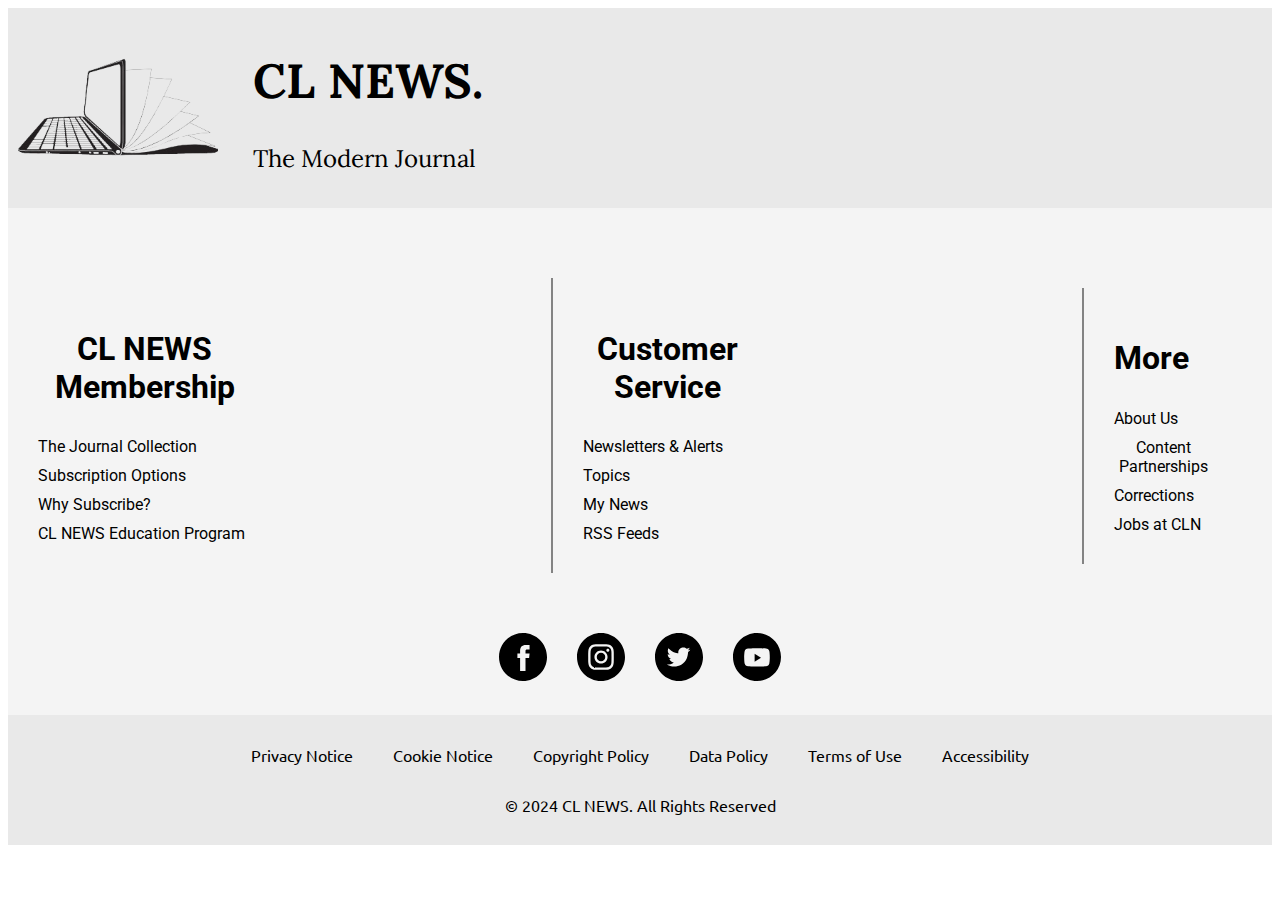
<file: RODAPE/index.html>
<!DOCTYPE html>
<html lang="en">
<head>
    <meta charset="UTF-8">
    <meta name="viewport" content="width=device-width, initial-scale=1.0">
    <title>Document</title>
    <link rel="stylesheet" href="style.css">
</head>
<body>
    <div id="divRodape">
        <div id="divTitleRodape">
            <div id="divIMG">
                <img src="IMG/1.png" id="RodapeIMG">
            </div>
            <div>
                <h1>CL NEWS.</h1>
                <p>The Modern Journal</p>
            </div>
        </div>
        <div id="divElementosRodape">
            <div id="divElemento1">
                <h1>CL NEWS Membership</h1>
                <span>The Journal Collection</span>
                <span>Subscription Options</span>
                <span>Why Subscribe?</span>
                <span>CL NEWS Education Program</span>
            </div>
            <div id="divElemento2">
                <h1>Customer Service</h1>
                <span>Newsletters & Alerts</span>
                <span>Topics</span>
                <span>My News</span>
                <span>RSS Feeds</span>
            </div>
            <div id="divElemento3">
                <h1>More</h1>
                <span>About Us</span>
                <span>Content Partnerships</span>
                <span>Corrections</span>
                <span>Jobs at CLN</span>
            </div>
        </div>
        <div id="divRedesSociais">
            <i class="iconesRedes"><img src="ICON/FACEBOOK.svg"></i>
            <i class="iconesRedes"><img src="ICON/INSTAGRAM.svg"></i>
            <i class="iconesRedes"><img src="ICON/TWITTER.svg"></i>
            <i class="iconesRedes"><img src="ICON/YOUTUBE.svg"></i>
        </div>
        <div id="divRodapeFinal">
            <div id="divElemento4">
                <a href="">Privacy Notice </a>
                <a href="">Cookie Notice</a>
                <a href="">Copyright Policy </a>
                <a href="">Data Policy</a>
                <a href="">Terms of Use</a>
                <a href="">Accessibility</a>
            </div>
            <div id="divElemento5">
                <span>© 2024 CL NEWS. All Rights Reserved</span>
            </div>
        </div>
    </div>
</body>
</html>
</file>
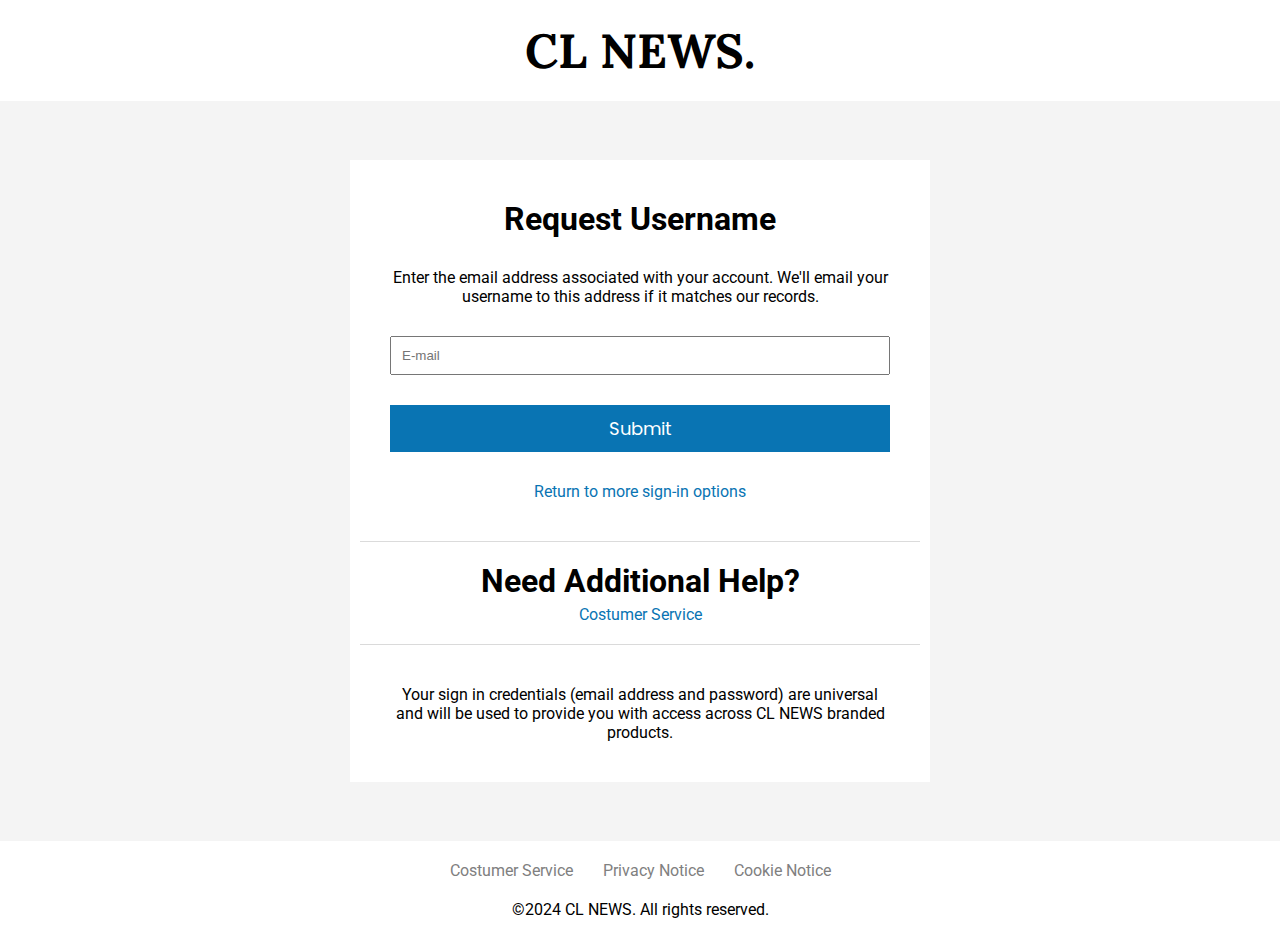
<file: LOGIN/FORGT/index.html>
<!DOCTYPE html>
<html lang="en">
<head>
    <meta charset="UTF-8">
    <meta name="viewport" content="width=device-width, initial-scale=1.0">
    <link rel="stylesheet" href="style.css">
    <title>Forgot Password</title>
</head>
<body>

    <header>
        <a href=""></a>
        <h1>CL NEWS.</h1>
    </header>

    <div id="divContainer">
        <div id="divContainer2">
            <div id="divElementos">
                <h1>Request Username</h1>
                <p>Enter the email address associated with your account. We'll email your username to this address if it matches our records.</p>
                <input type="text" placeholder="E-mail">
                <button>Submit</button>
                <a href="../login.html">Return to more sign-in options</a>
            </div>
            <div id="divElementos2">
                <h1>Need Additional Help?</h1>
                <a href="https://customercenter.wsj.com/contact?_gl=1*1mqbhi6*_gcl_au*MTg1NTcwODguMTcyMDEwNjQwMA..*_ga*NjA1MjgxNjU3LjE3MjAyMDY2MDE.*_ga_K2H7B9JRSS*MTcyMDIwOTcxMC4xLjEuMTcyMDIxMTA4MS41OS4wLjA.">Costumer Service</a>
            </div>
            <div id="divElementos3">
                <p>Your sign in credentials (email address and password) are universal and will be used to provide you with access across CL NEWS branded products.</p>
            </div>
            </div>
        </div>
        <div id="divRodape">
            <div id="divElementos4">
                <a href="https://customercenter.wsj.com/contact?_gl=1*1mqbhi6*_gcl_au*MTg1NTcwODguMTcyMDEwNjQwMA..*_ga*NjA1MjgxNjU3LjE3MjAyMDY2MDE.*_ga_K2H7B9JRSS*MTcyMDIwOTcxMC4xLjEuMTcyMDIxMTA4MS41OS4wLjA.">Costumer Service</a>
                <a href="https://www.dowjones.com/privacy-policy/?_gl=1*1mqbhi6*_gcl_au*MTg1NTcwODguMTcyMDEwNjQwMA..*_ga*NjA1MjgxNjU3LjE3MjAyMDY2MDE.*_ga_K2H7B9JRSS*MTcyMDIwOTcxMC4xLjEuMTcyMDIxMTA4MS41OS4wLjA.">Privacy Notice</a>
                <a href="https://www.dowjones.com/cookies-policy/?_gl=1*1mqbhi6*_gcl_au*MTg1NTcwODguMTcyMDEwNjQwMA..*_ga*NjA1MjgxNjU3LjE3MjAyMDY2MDE.*_ga_K2H7B9JRSS*MTcyMDIwOTcxMC4xLjEuMTcyMDIxMTA4MS41OS4wLjA.">Cookie Notice</a>
            </div>
            <div id="divElementos5">
                <p>©2024 CL NEWS. All rights reserved.</p>
            </div>
    </div>
</body>
</html>
</file>
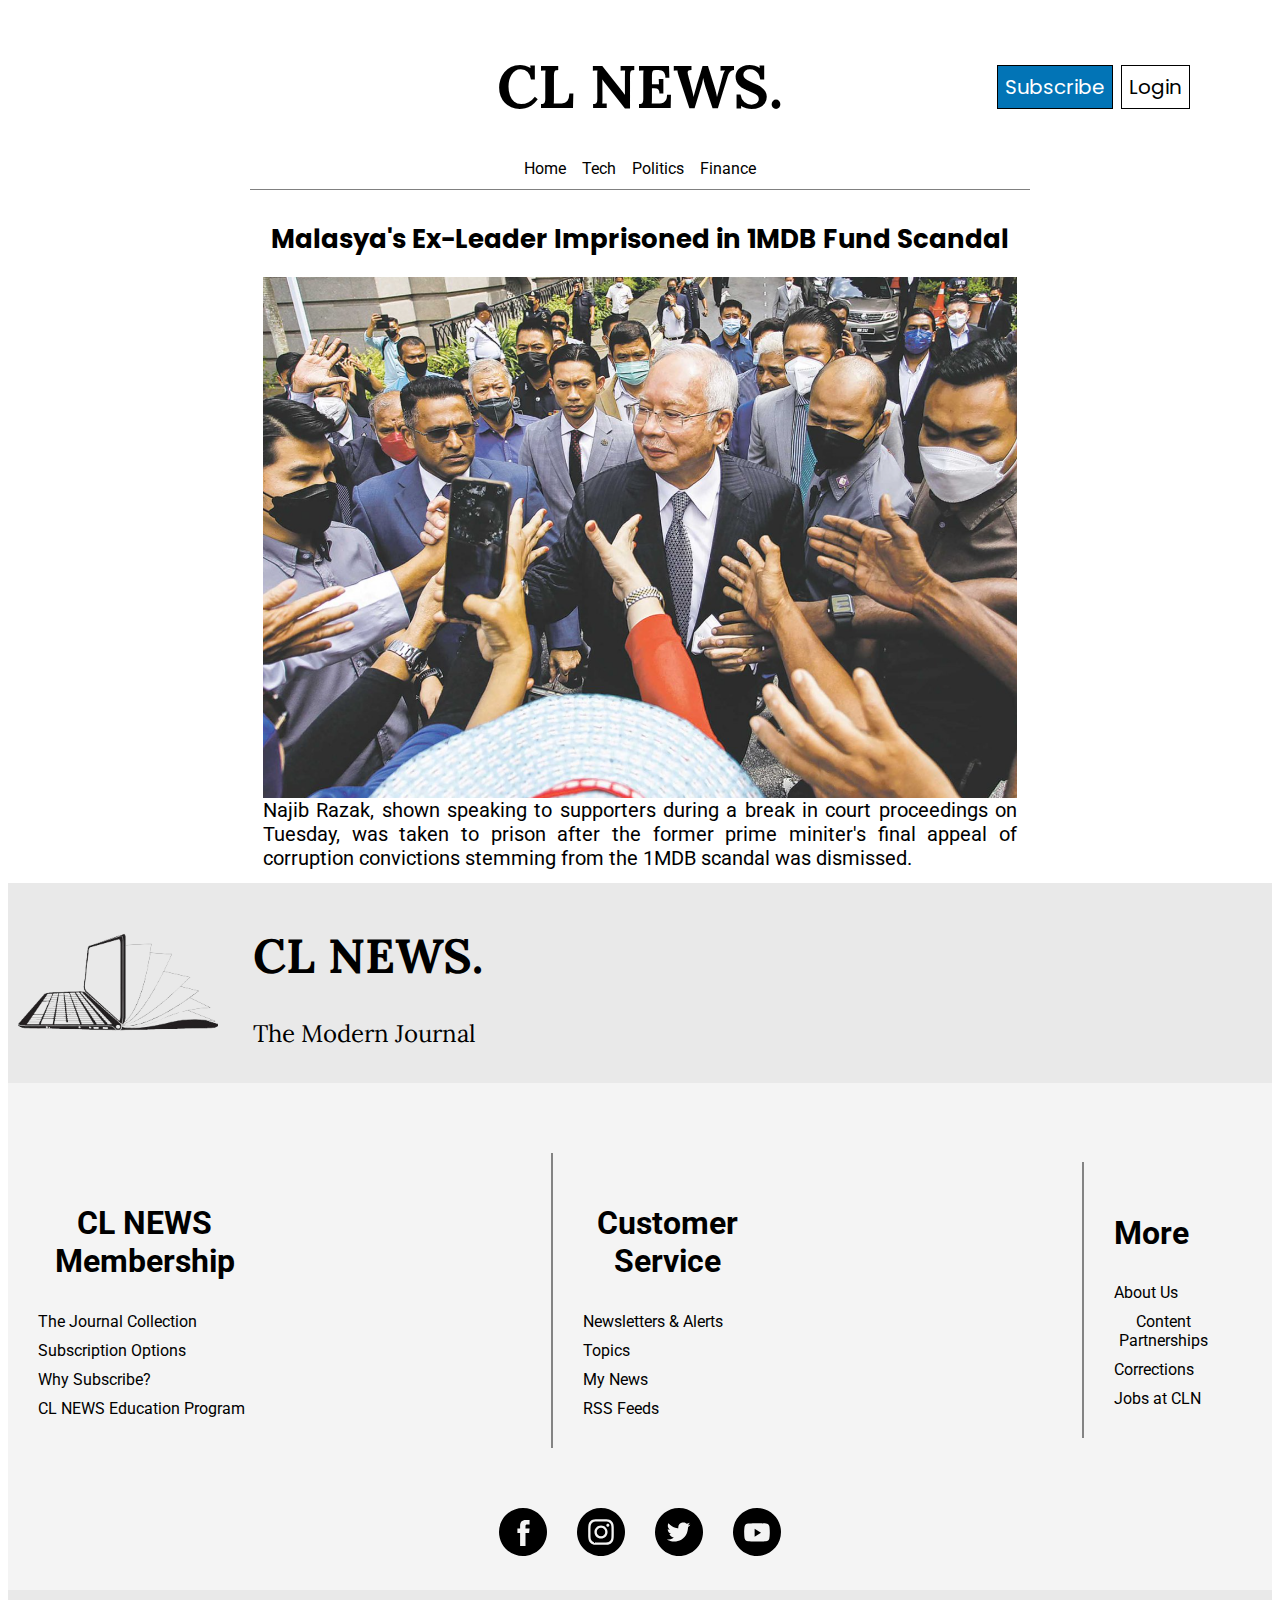
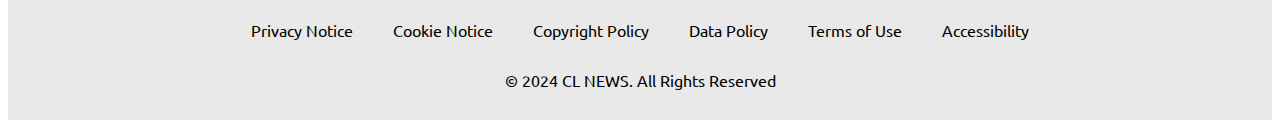
<file: WSJ.html>
<!DOCTYPE html>
<html lang="en">
<head>
    <meta charset="UTF-8">
    <meta name="viewport" content="width=device-width, initial-scale=1.0">
    <link rel="stylesheet" href="WSJ.css">
    <link rel="stylesheet" href="RODAPE/style.css">
    <script src="WSJ.js" defer></script>
    <link rel="shortcut icon" href="favicon.ico" type="image/x-icon">
    <title>CL NEWS.</title>
</head>
<body>
    <div id="divTitle">
        <h1>CL NEWS.</h1>
        <a class="botoes_subs" href="Subscription/Página de Assinatura/assinatura.html">Subscribe</a>
        <a class="botoes_login" href="Login/login.html">Login</a>
    </div>
    <div id="divNav">
        <nav>
            <a href="WSJ.html"><button class="botoesNAV">Home</button></a>
            <a href="TECH/tech.html"><button class="botoesNAV">Tech</button></a>
            <a href="POLITICS/politics.html"><button class="botoesNAV">Politics</button></a>
            <a href="FINANCE/finance.html"><button class="botoesNAV">Finance</button></a>
        </nav>
    </div>
    <div id="divContainer">
        <div id="divConteudo1">

        </div>
        <div id="divConteudo2">
            <div id="divNoticia1">
                <h1>Malasya's Ex-Leader Imprisoned in 1MDB Fund Scandal</h1>
                <img src="IMGS/1.png" alt="" id="imgPrincipal">
                <span>Najib Razak, shown speaking to supporters during a break in court proceedings on Tuesday, was taken to prison after the former prime miniter's final appeal of corruption convictions stemming from the 1MDB scandal was dismissed.</span>
            </div>
            <div id="divConteudo3">

            </div>
            <div id="divNoticia2">
                
            </div>
        </div>
        <div id="divConteudo4">

        </div>
    </div>
    <div id="divContainer2">
        <div id="divConteudo5">

        </div>
        <div id="divConteudo6">

        </div>
    </div>
    <div id="divRodape">
        <div id="divTitleRodape">
            <div id="divIMG">
                <img src="../RODAPE/IMG/1.png" id="RodapeIMG">
            </div>
            <div>
                <h1>CL NEWS.</h1>
                <p>The Modern Journal</p>
            </div>
        </div>
        <div id="divElementosRodape">
            <div id="divElemento1">
                <h1>CL NEWS Membership</h1>
                <span>The Journal Collection</span>
                <span>Subscription Options</span>
                <span>Why Subscribe?</span>
                <span>CL NEWS Education Program</span>
            </div>
            <div id="divElemento2">
                <h1>Customer Service</h1>
                <span>Newsletters & Alerts</span>
                <span>Topics</span>
                <span>My News</span>
                <span>RSS Feeds</span>
            </div>
            <div id="divElemento3">
                <h1>More</h1>
                <span>About Us</span>
                <span>Content Partnerships</span>
                <span>Corrections</span>
                <span>Jobs at CLN</span>
            </div>
        </div>
        <div id="divRedesSociais">
            <i class="iconesRedes"><img src="../RODAPE/ICON/FACEBOOK.svg"></i>
            <i class="iconesRedes"><img src="../RODAPE/ICON/INSTAGRAM.svg"></i>
            <i class="iconesRedes"><img src="../RODAPE/ICON/TWITTER.svg"></i>
            <i class="iconesRedes"><img src="../RODAPE/ICON/YOUTUBE.svg"></i>
        </div>
        <div id="divRodapeFinal">
            <div id="divElemento4">
                <a href="">Privacy Notice </a>
                <a href="">Cookie Notice</a>
                <a href="">Copyright Policy </a>
                <a href="">Data Policy</a>
                <a href="">Terms of Use</a>
                <a href="">Accessibility</a>
            </div>
            <div id="divElemento5">
                <span>© 2024 CL NEWS. All Rights Reserved</span>
            </div>
        </div>
    </div>
</body>
</html>
</file>
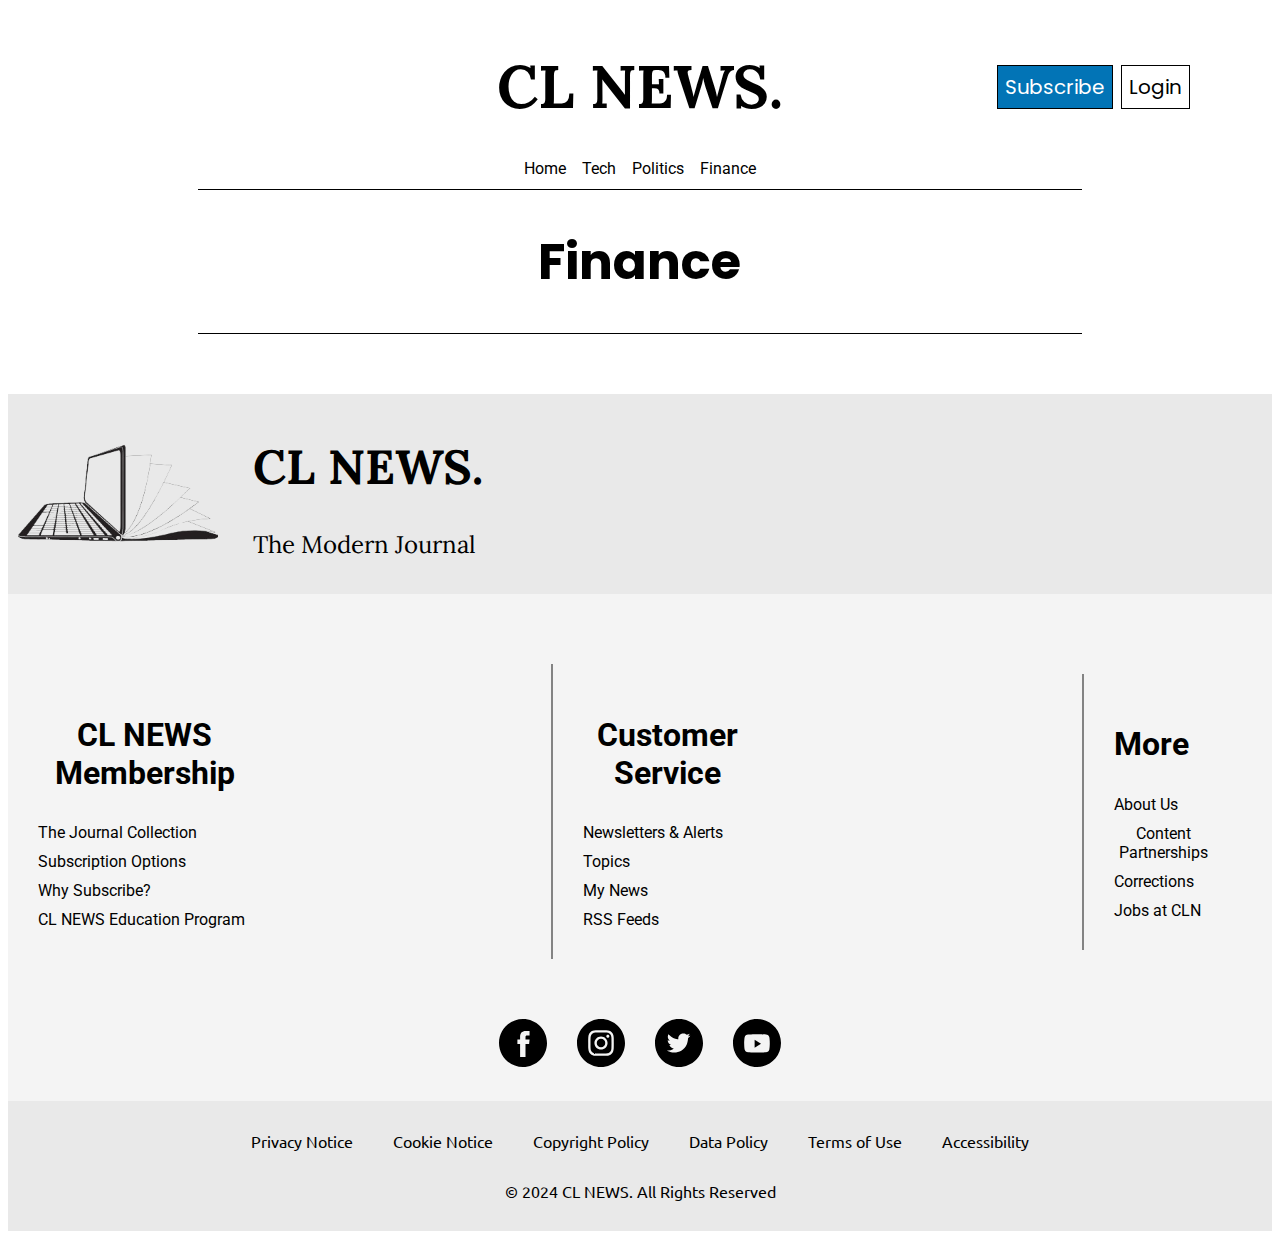
<file: FINANCE/finance.html>
<!DOCTYPE html>
<html lang="en">
<head>
    <meta charset="UTF-8">
    <meta name="viewport" content="width=device-width, initial-scale=1.0">
    <link rel="stylesheet" href="finance.css">
    <link rel="stylesheet" href="../RODAPE/style.css">
    <script src="finance.js" defer></script>
    <title>Finance - CL NEWS.</title>
</head>
<body>
    <div id="divTitle">
        <h1>CL NEWS.</h1>
        <a class="botoes_subs" href='../Subscription/Página de Assinatura/assinatura.html'>Subscribe</a>
        <a class="botoes_login" href="../LOGIN/login.html">Login</a>
    </div>
    <div id="divNav">
        <nav>
            <a href="../WSJ.html"><button class="botoesNAV">Home</button></a>
            <a href="../TECH/tech.html"><button class="botoesNAV">Tech</button></a>
            <a href="../POLITICS/politics.html"><button class="botoesNAV">Politics</button></a>
            <a href="finance.html"><button class="botoesNAV">Finance</button></a>
        </nav>
    </div>
    <div id="divTitulo">
        <h1>Finance</h1>
    </div>
    <div id="divContainer">

    </div>
        <div id="divRodape">
            <div id="divTitleRodape">
                <div id="divIMG">
                    <img src="../RODAPE/IMG/1.png" id="RodapeIMG">
                </div>
                <div>
                    <h1>CL NEWS.</h1>
                    <p>The Modern Journal</p>
                </div>
            </div>
            <div id="divElementosRodape">
                <div id="divElemento1">
                    <h1>CL NEWS Membership</h1>
                    <span>The Journal Collection</span>
                    <span>Subscription Options</span>
                    <span>Why Subscribe?</span>
                    <span>CL NEWS Education Program</span>
                </div>
                <div id="divElemento2">
                    <h1>Customer Service</h1>
                    <span>Newsletters & Alerts</span>
                    <span>Topics</span>
                    <span>My News</span>
                    <span>RSS Feeds</span>
                </div>
                <div id="divElemento3">
                    <h1>More</h1>
                    <span>About Us</span>
                    <span>Content Partnerships</span>
                    <span>Corrections</span>
                    <span>Jobs at CLN</span>
                </div>
            </div>
            <div id="divRedesSociais">
                <i class="iconesRedes"><img src="../RODAPE/ICON/FACEBOOK.svg"></i>
                <i class="iconesRedes"><img src="../RODAPE/ICON/INSTAGRAM.svg"></i>
                <i class="iconesRedes"><img src="../RODAPE/ICON/TWITTER.svg"></i>
                <i class="iconesRedes"><img src="../RODAPE/ICON/YOUTUBE.svg"></i>
            </div>
            <div id="divRodapeFinal">
                <div id="divElemento4">
                    <a href="">Privacy Notice </a>
                    <a href="">Cookie Notice</a>
                    <a href="">Copyright Policy </a>
                    <a href="">Data Policy</a>
                    <a href="">Terms of Use</a>
                    <a href="">Accessibility</a>
                </div>
                <div id="divElemento5">
                    <span>© 2024 CL NEWS. All Rights Reserved</span>
                </div>
            </div>
        </div>
</body>
</html>
</file>
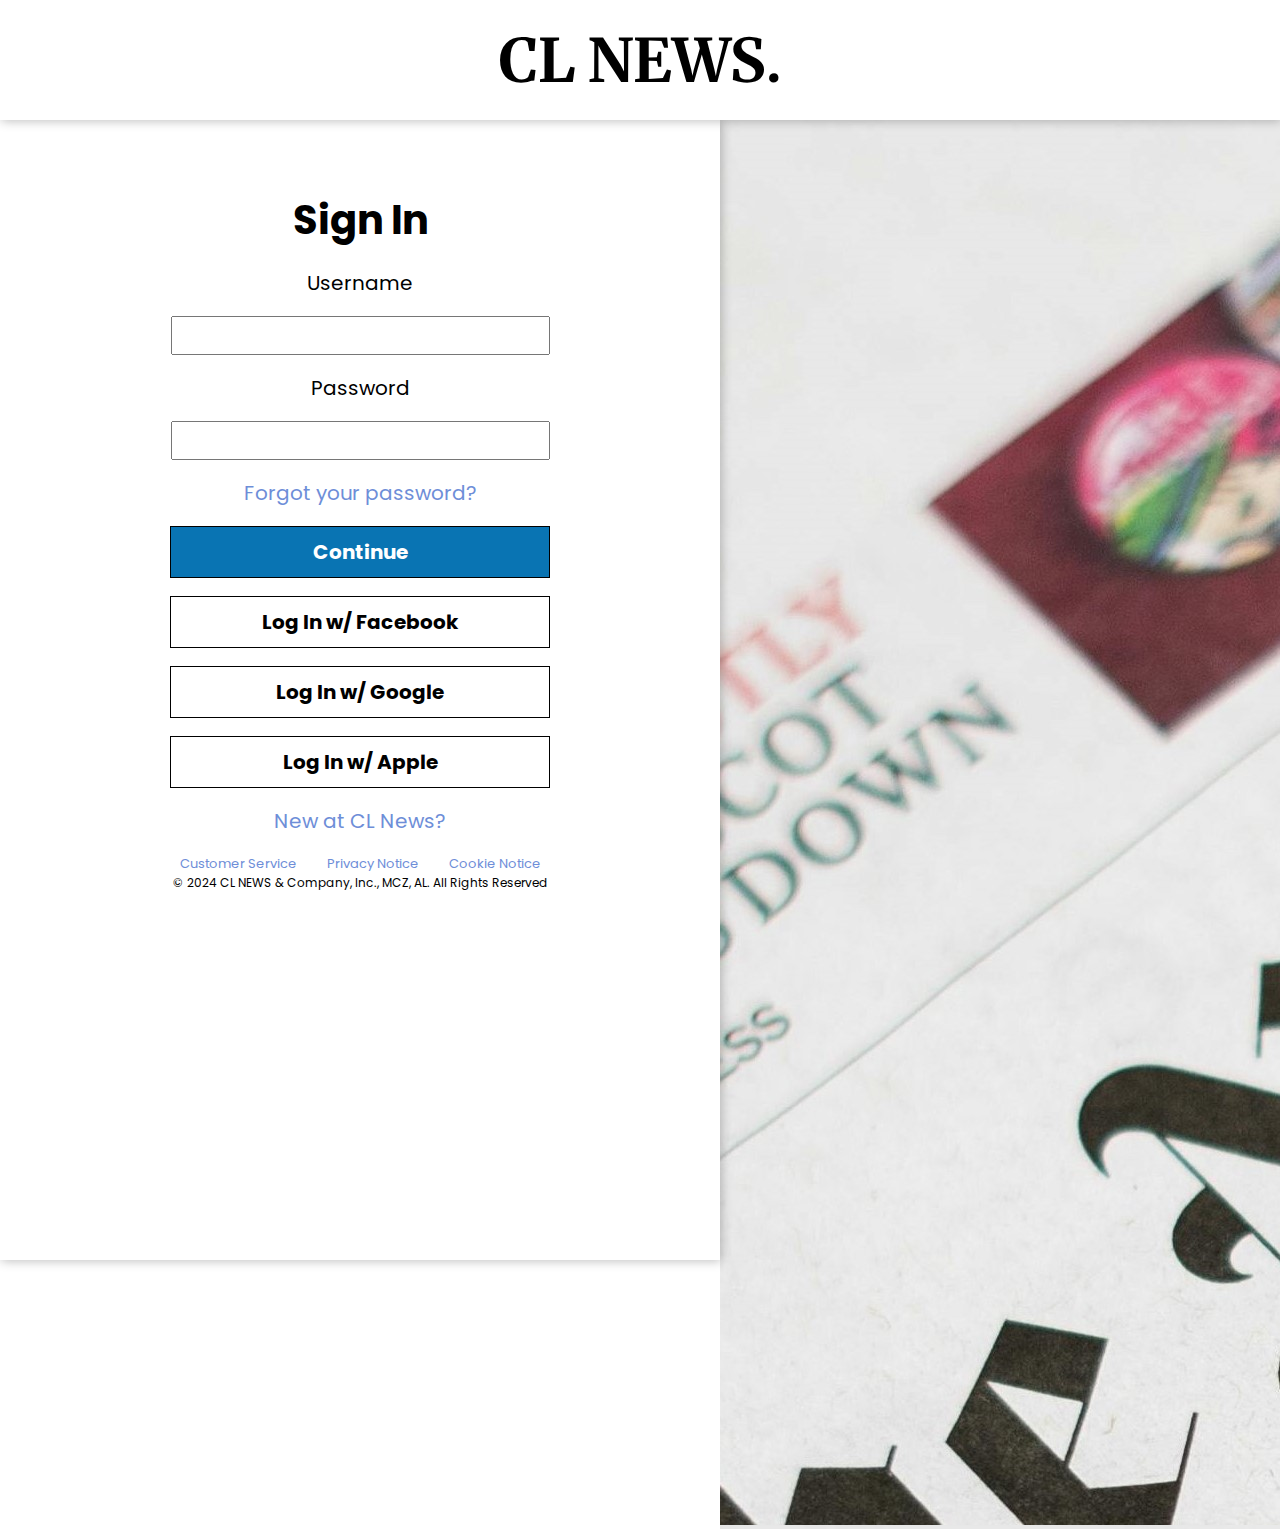
<file: LOGIN/login.html>
<!DOCTYPE html>
<html lang="en">
<head>
    <meta charset="UTF-8">
    <meta name="viewport" content="width=device-width, initial-scale=1.0">
    <link rel="stylesheet" href="login.css">
    <title>CL NEWS.</title>
</head>
<body>
    <div id="divTitle">
        <a href="../WSJ.html"><h1>CL NEWS.</h1></a>
    </div>
    <div id="divFODA">
        <div id="divInfos">
            <h1>Sign In</h1>
            <label >Username</label>
            <input type="text" class="inputs">
            <label >Password</label>
            <input type="password" class="inputs">
            <a href="./FORGT/index.html">Forgot your password?</a>
            <button id="ContinueButton">Continue</button>
            <a href="FACEBOOK/facebook.html"><button class="LogInButton">Log In w/ Facebook</button></a>
            <a href="GOOGLE/google.html"><button class="LogInButton">Log In w/ Google</button></a>
            <a href="APPLE/apple.html"><button class="LogInButton">Log In w/ Apple</button></a>
            <a href="../Subscription/Página de Assinatura/assinatura.html">New at CL News?</a>
            
            <div id="divRodape">
                <div id="divConteudo1">
                    <a href="https://customercenter.wsj.com/contact?_gl=1*1kq488j*_gcl_au*MTQzOTk0MzY1NC4xNzE4ODI3Mzgw*_ga*MTgzODQ4MjIwMC4xNzE3ODEyMjc2*_ga_K2H7B9JRSS*MTcxODgyNjgwMy4yLjEuMTcxODgyNzY1NS42MC4wLjA.">Customer Service</a>
                    <a href="https://www.dowjones.com/privacy-policy/?_gl=1*1kq488j*_gcl_au*MTQzOTk0MzY1NC4xNzE4ODI3Mzgw*_ga*MTgzODQ4MjIwMC4xNzE3ODEyMjc2*_ga_K2H7B9JRSS*MTcxODgyNjgwMy4yLjEuMTcxODgyNzY1NS42MC4wLjA.">Privacy Notice</a>
                    <a href="https://www.dowjones.com/cookies-policy/?_gl=1*1kq488j*_gcl_au*MTQzOTk0MzY1NC4xNzE4ODI3Mzgw*_ga*MTgzODQ4MjIwMC4xNzE3ODEyMjc2*_ga_K2H7B9JRSS*MTcxODgyNjgwMy4yLjEuMTcxODgyNzY1NS42MC4wLjA.">Cookie Notice</a>
                </div>
                <div id="divConteudo2">
                    <p>© 2024 CL NEWS & Company, Inc., MCZ, AL. All Rights Reserved</p>
                </div>
            </div>
        </div>
        <div id="divIMG">
            <img src="IMGS/Journal.jpg">
        </div>
    </div>
</body>
</html>
</file>
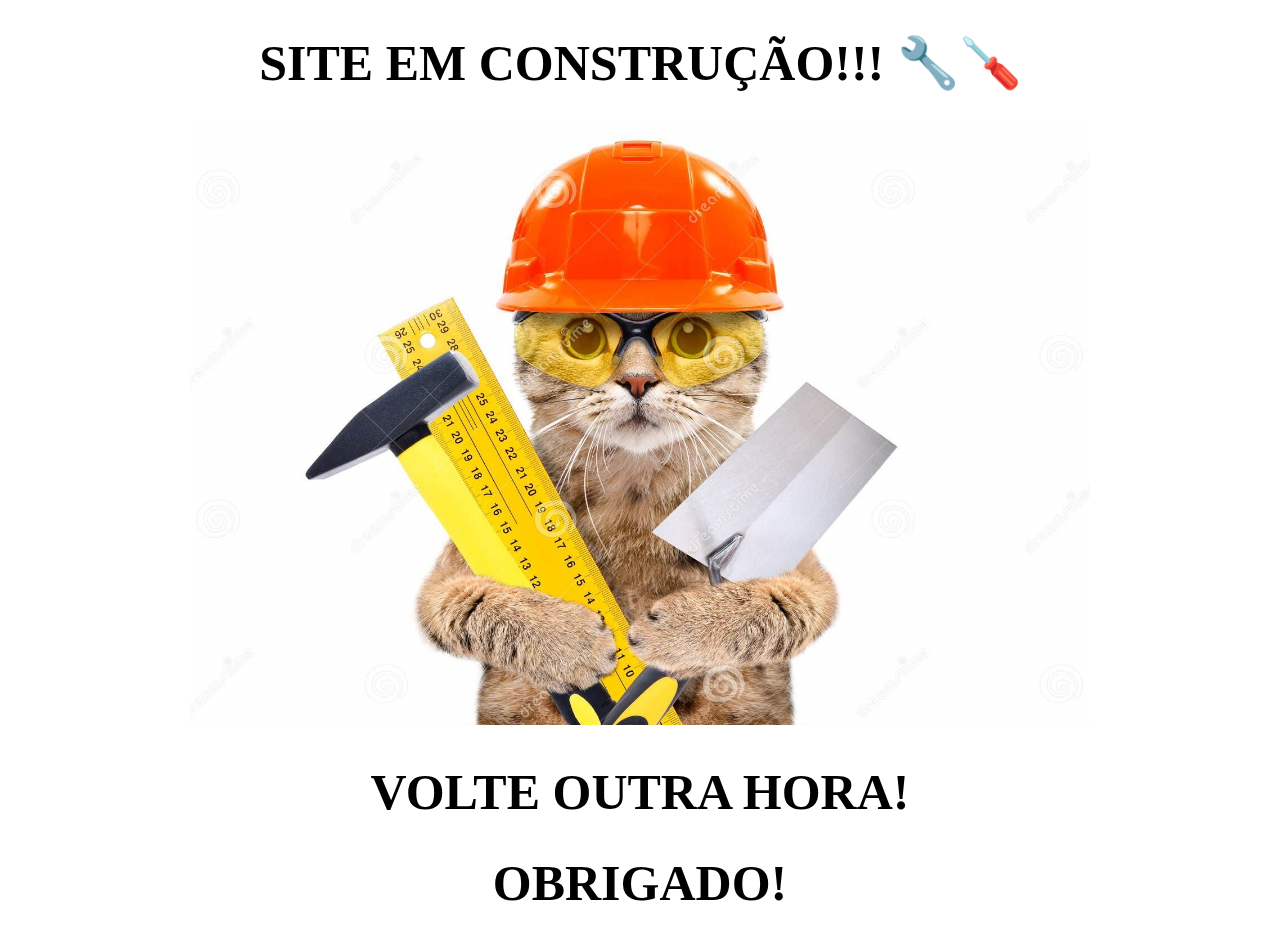
<file: Paginas em Construção/construcao.html>
<!DOCTYPE html>
<html lang="pt-BR">
<head>
    <meta charset="UTF-8">
    <meta name="viewport" content="width=device-width, initial-scale=1.0">
    <link rel="stylesheet" href="construcao.css">
    <title>Document</title>
</head>
<body>
    <div id="container">
    <div id="Inicio">
        <h1 id="site_construcao">SITE EM CONSTRUÇÃO!!! 🔧🪛 </h1>
    </div>
    <div id="Meio">
        <img id="imagem_gato" src="imagem/gatinho construtor.jpg" alt="">
    </div>
    <div id="Fim">
        <H1 id="volte_depois">VOLTE OUTRA HORA!</H1>
        <H1 id="obrigado">OBRIGADO!</H1>
    </div>
    </div>
</body>
</html>
</file>
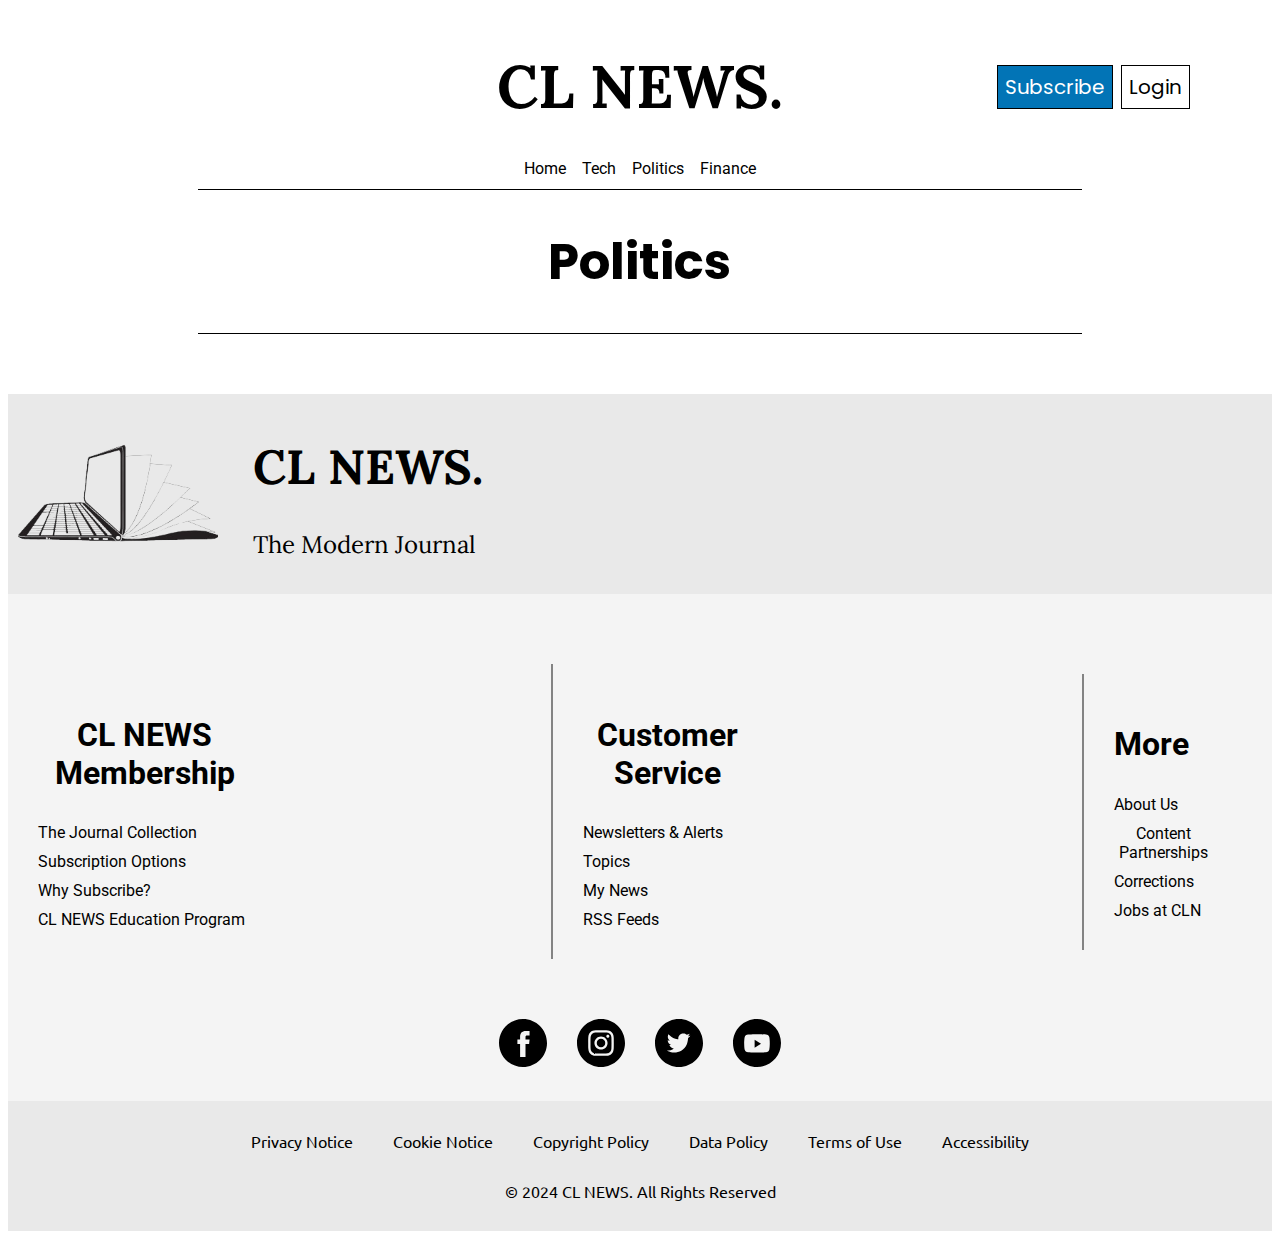
<file: POLITICS/politics.html>
<!DOCTYPE html>
<html lang="en">
<head>
    <meta charset="UTF-8">
    <meta name="viewport" content="width=device-width, initial-scale=1.0">
    <script src="politics.js" defer></script>
    <link rel="stylesheet" href="politics.css">
    <link rel="stylesheet" href="../RODAPE/style.css">
    <title>Politics - CL NEWS.</title>
</head>
<body>
    <div id="divTitle">
        <h1>CL NEWS.</h1>
        <a class="botoes_subs" href='../Subscription/Página de Assinatura/assinatura.html'>Subscribe</a>
        <a class="botoes_login" href="../LOGIN/login.html">Login</a>
    </div>
    <div id="divNav">
        <nav>
            <a href="../WSJ.html"><button class="botoesNAV">Home</button></a>
            <a href="../TECH/tech.html"><button class="botoesNAV">Tech</button></a>
            <a href="politics.html"><button class="botoesNAV">Politics</button></a>
            <a href="../FINANCE/finance.html"><button class="botoesNAV">Finance</button></a>
        </nav>
    </div>
    <div id="divTitulo">
        <h1>Politics</h1>
    </div>
    <div id="divContainer">

    </div>
    <div id="divRodape">
        <div id="divTitleRodape">
            <div id="divIMG">
                <img src="../RODAPE/IMG/1.png" id="RodapeIMG">
            </div>
            <div>
                <h1>CL NEWS.</h1>
                <p>The Modern Journal</p>
            </div>
        </div>
        <div id="divElementosRodape">
            <div id="divElemento1">
                <h1>CL NEWS Membership</h1>
                <span>The Journal Collection</span>
                <span>Subscription Options</span>
                <span>Why Subscribe?</span>
                <span>CL NEWS Education Program</span>
            </div>
            <div id="divElemento2">
                <h1>Customer Service</h1>
                <span>Newsletters & Alerts</span>
                <span>Topics</span>
                <span>My News</span>
                <span>RSS Feeds</span>
            </div>
            <div id="divElemento3">
                <h1>More</h1>
                <span>About Us</span>
                <span>Content Partnerships</span>
                <span>Corrections</span>
                <span>Jobs at CLN</span>
            </div>
        </div>
        <div id="divRedesSociais">
            <i class="iconesRedes"><img src="../RODAPE/ICON/FACEBOOK.svg"></i>
            <i class="iconesRedes"><img src="../RODAPE/ICON/INSTAGRAM.svg"></i>
            <i class="iconesRedes"><img src="../RODAPE/ICON/TWITTER.svg"></i>
            <i class="iconesRedes"><img src="../RODAPE/ICON/YOUTUBE.svg"></i>
        </div>
        <div id="divRodapeFinal">
            <div id="divElemento4">
                <a href="">Privacy Notice </a>
                <a href="">Cookie Notice</a>
                <a href="">Copyright Policy </a>
                <a href="">Data Policy</a>
                <a href="">Terms of Use</a>
                <a href="">Accessibility</a>
            </div>
            <div id="divElemento5">
                <span>© 2024 CL NEWS. All Rights Reserved</span>
            </div>
        </div>
    </div>
</body>
</html>
</file>
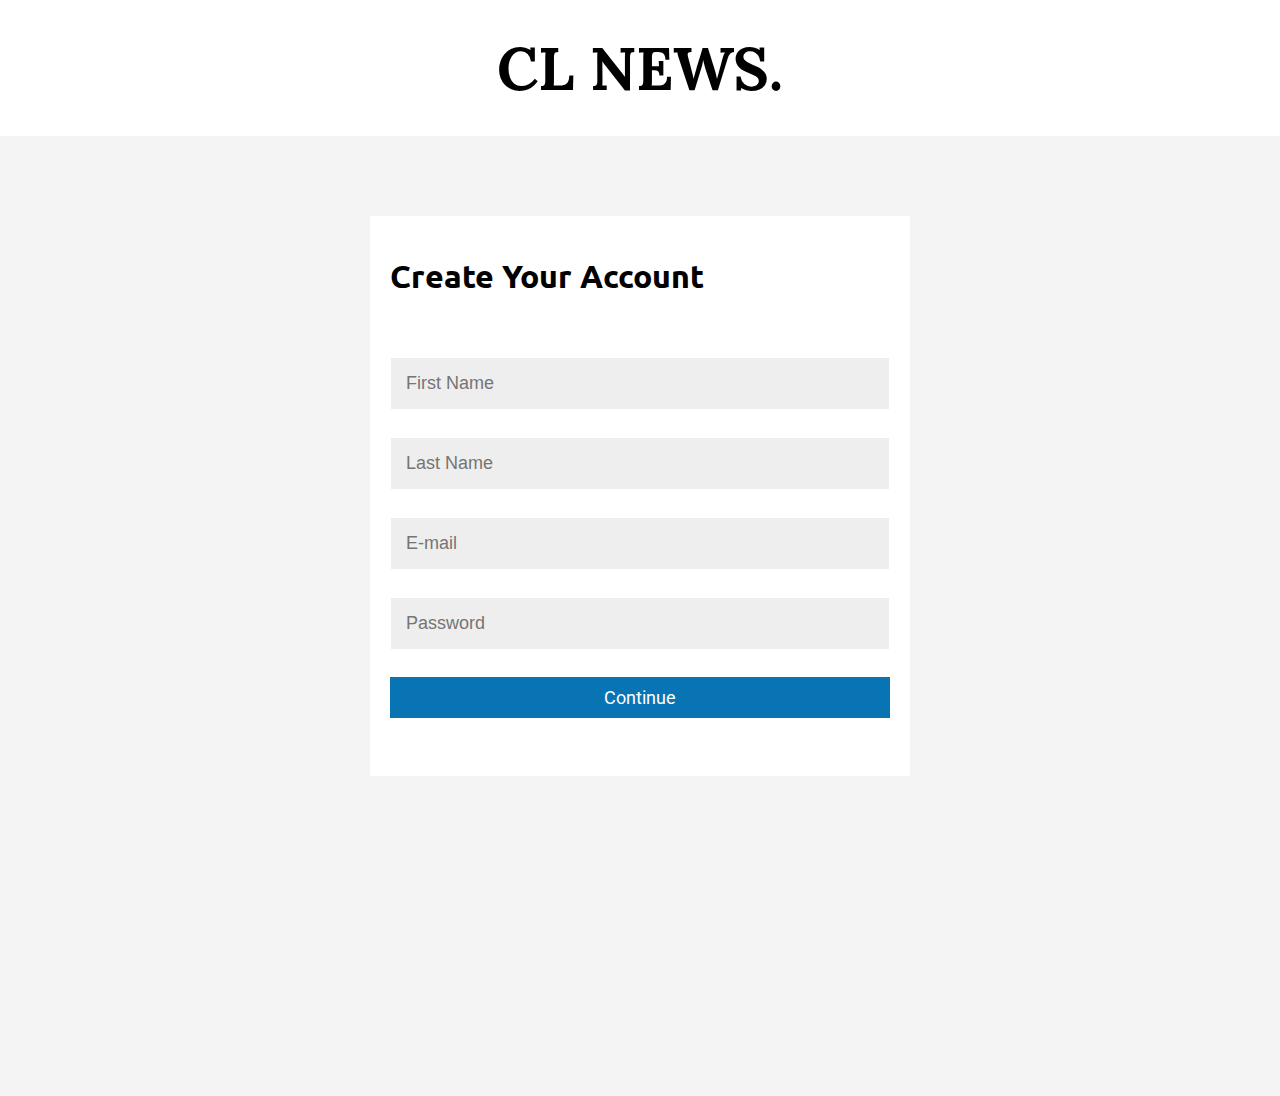
<file: Subscription/cadastroGratis.html>
<!DOCTYPE html>
<html lang="en">
<head>
    <meta charset="UTF-8">
    <meta name="viewport" content="width=device-width, initial-scale=1.0">
    <link rel="stylesheet" href="cadastroPago.css">
    <script src="cadastroPago.js" defer></script>
    <title>Sign Up - CL NEWS.</title>
</head>

<header>
    <a href="../WSJ.html"><h1>CL NEWS.</h1></a>
</header>

<body>
    <div id="container">
        <div id="dadosPessoais">
            <h1>Create Your Account</h1>
            <div class="informations">
                <input placeholder="First Name" type="text" class="inputPessoais">
                <input placeholder="Last Name" type="email" class="inputPessoais">
                <input placeholder="E-mail" type="text" class="inputPessoais" id="email" required>
                <input placeholder="Password" type="password" id="inputPassword" class="inputPessoais" required>
                <button id="botaoContinue" disabled>Continue</button>
            </div>
        </div>

        <div id="dadosContatos">
            <h1>Address</h1>
            <div class="informations">
                <input placeholder="Postal Code" type="number" id="cepEndereco" class="inputContatos" required>
                <input placeholder="City" type="text" id="cidadeEndereco" class="inputContatos" required disabled>
                <input placeholder="Neighborhood" type="text" id="bairroEndereco" class="inputContatos" required disabled>
                <input placeholder="Phone" type="number" name="" class="inputContatos">
                <button id="botaoContatos">Continue</button>
            </div>
        </div>
    </div>
</body>
</html>
</file>
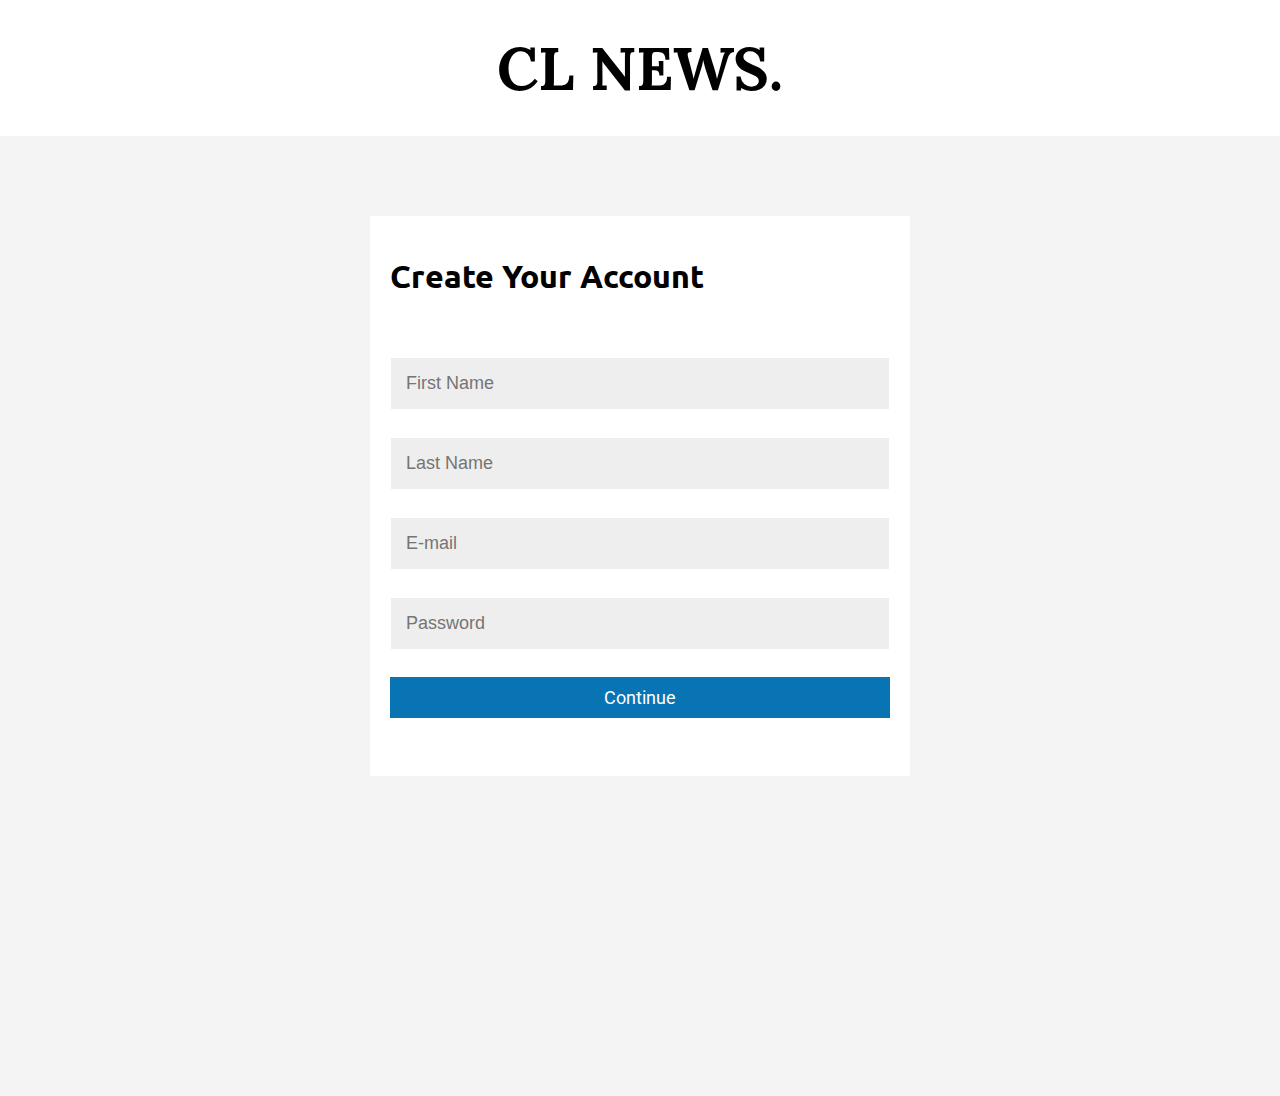
<file: Subscription/cadastroPago.html>
<!DOCTYPE html>
<html lang="en">
<head>
    <meta charset="UTF-8">
    <meta name="viewport" content="width=device-width, initial-scale=1.0">
    <link rel="stylesheet" href="cadastroPago.css">
    <script src="cadastroPago.js" defer></script>
    <title>Sign Up - CL NEWS.</title>
</head>

<header>
    <a href="../WSJ.html"><h1>CL NEWS.</h1></a>
</header>

<body>
    <div id="container">
        <div id="dadosPessoais">
            <h1>Create Your Account</h1>
            <div class="informations">
                <input placeholder="First Name" type="text" class="inputPessoais">
                <input placeholder="Last Name" type="email" class="inputPessoais">
                <input placeholder="E-mail" type="text" class="inputPessoais" id="email" required>
                <input placeholder="Password" type="password" id="inputPassword" class="inputPessoais" required>
                <button id="botaoContinue" disabled>Continue</button>
            </div>
        </div>

        <div id="dadosContatos">
            <h1>Address</h1>
            <div class="informations">
                <input placeholder="Postal Code" type="number" id="cepEndereco" class="inputContatos" required>
                <input placeholder="City" type="text" id="cidadeEndereco" class="inputContatos" required disabled>
                <input placeholder="Neighborhood" type="text" id="bairroEndereco" class="inputContatos" required disabled>
                <input placeholder="Phone" type="number" name="" class="inputContatos">
                <button id="botaoContatos">Continue</button>
            </div>
        </div>

        <div id="divPayment">
            <h1>Payment</h1>
            <div class="informations">
                <input placeholder="Name on Card" type="text" class="inputPayment" required>
                <input maxlength="16" placeholder="Card Number" type="password" class="inputPayment" id="number" required>
                <input maxlength="6" placeholder="MM/YYYY" type="password" class="inputPayment" required>
                <input maxlength="3" placeholder="Security Code" type="password" class="inputPayment" required>
                <button id="botaoPayment">Continue</button>
            </div>
        </div>
    </div>
</body>
</html>
</file>
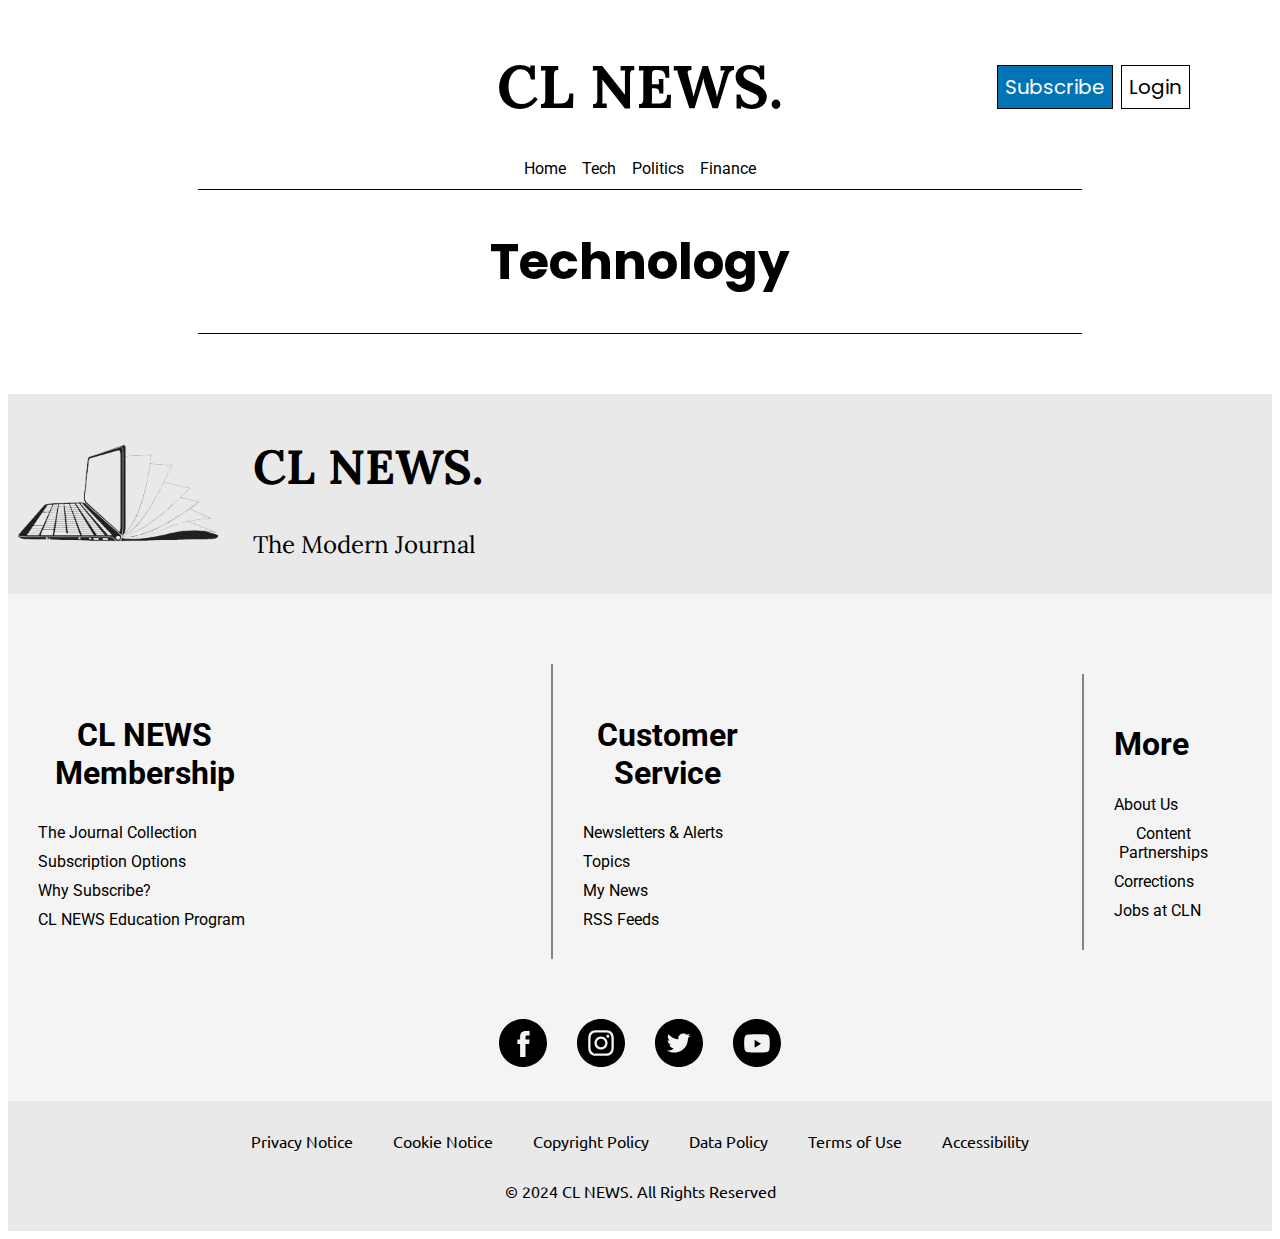
<file: TECH/tech.html>
<!DOCTYPE html>
<html lang="en">
<head>
    <meta charset="UTF-8">
    <meta name="viewport" content="width=device-width, initial-scale=1.0">
    <link rel="stylesheet" href="tech.css">
    <link rel="stylesheet" href="../RODAPE/style.css">
    <script src="tech.js" defer></script>
    <title>Technology - CL NEWS.</title>
</head>
<body>
    <div id="divTitle">
        <h1>CL NEWS.</h1>
        <a class="botoes_subs" href='../Subscription/Página de Assinatura/assinatura.html'>Subscribe</a>
        <a class="botoes_login" href="../LOGIN/login.html">Login</a>
    </div>
    <div id="divNav">
        <nav>
            <a href="../WSJ.html"><button class="botoesNAV">Home</button></a>
            <a href="tech.html"><button class="botoesNAV">Tech</button></a>
            <a href="../POLITICS/politics.html"><button class="botoesNAV">Politics</button></a>
            <a href="../FINANCE/finance.html"><button class="botoesNAV">Finance</button></a>
        </nav>
    </div>
    <div id="divTitulo">
        <h1>Technology</h1>
    </div>
    <div id="divContainer">

    </div>
        <div id="divRodape">
            <div id="divTitleRodape">
                <div id="divIMG">
                    <img src="../RODAPE/IMG/1.png" id="RodapeIMG">
                </div>
                <div>
                    <h1>CL NEWS.</h1>
                    <p>The Modern Journal</p>
                </div>
            </div>
            <div id="divElementosRodape">
                <div id="divElemento1">
                    <h1>CL NEWS Membership</h1>
                    <span>The Journal Collection</span>
                    <span>Subscription Options</span>
                    <span>Why Subscribe?</span>
                    <span>CL NEWS Education Program</span>
                </div>
                <div id="divElemento2">
                    <h1>Customer Service</h1>
                    <span>Newsletters & Alerts</span>
                    <span>Topics</span>
                    <span>My News</span>
                    <span>RSS Feeds</span>
                </div>
                <div id="divElemento3">
                    <h1>More</h1>
                    <span>About Us</span>
                    <span>Content Partnerships</span>
                    <span>Corrections</span>
                    <span>Jobs at CLN</span>
                </div>
            </div>
            <div id="divRedesSociais">
                <i class="iconesRedes"><img src="../RODAPE/ICON/FACEBOOK.svg"></i>
                <i class="iconesRedes"><img src="../RODAPE/ICON/INSTAGRAM.svg"></i>
                <i class="iconesRedes"><img src="../RODAPE/ICON/TWITTER.svg"></i>
                <i class="iconesRedes"><img src="../RODAPE/ICON/YOUTUBE.svg"></i>
            </div>
            <div id="divRodapeFinal">
                <div id="divElemento4">
                    <a href="">Privacy Notice </a>
                    <a href="">Cookie Notice</a>
                    <a href="">Copyright Policy </a>
                    <a href="">Data Policy</a>
                    <a href="">Terms of Use</a>
                    <a href="">Accessibility</a>
                </div>
                <div id="divElemento5">
                    <span>© 2024 CL NEWS. All Rights Reserved</span>
                </div>
            </div>
        </div>
</body>
</html>
</file>
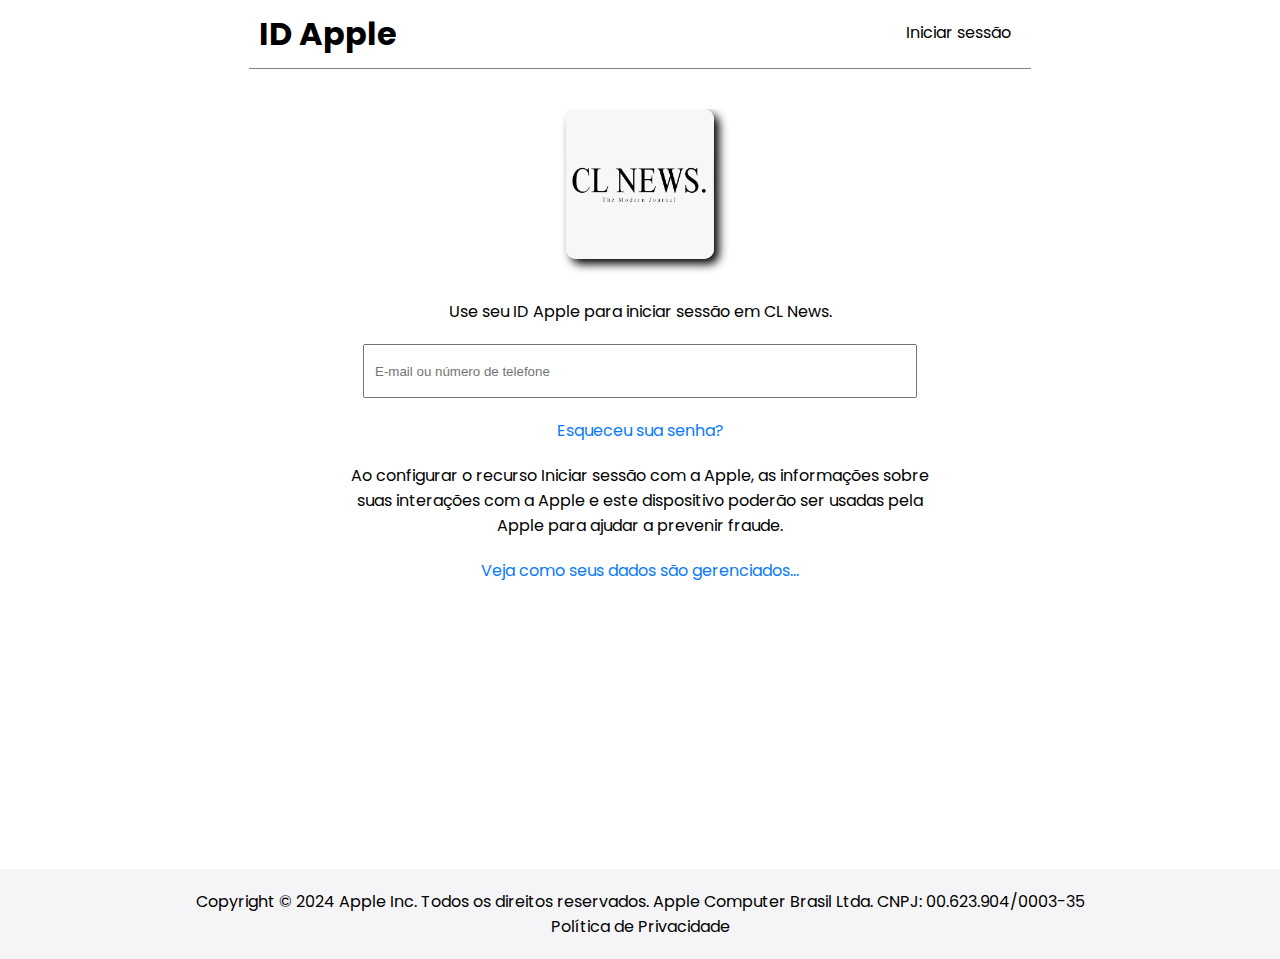
<file: LOGIN/APPLE/apple.html>
<!DOCTYPE html>
<html lang="en">
<head>
    <meta charset="UTF-8">
    <meta name="viewport" content="width=device-width, initial-scale=1.0">
    <link rel="stylesheet" href="apple.css">
    <title>Apple</title>
</head>
<body>
    <div id="divContainer">
        <div id="divTitle">
            <h1>ID Apple</h1>
            <p>Iniciar sessão</p>
        </div>
        <div id="divConteudo">
            <img src="CLNEWS.png" id="img">
            <span>Use seu ID Apple para iniciar sessão em CL News.</span>
            <input type="text" placeholder="E-mail ou número de telefone">
            <a href="">Esqueceu sua senha?</a>
            <p>Ao configurar o recurso Iniciar sessão com a Apple, as informações sobre suas interações com a Apple e este dispositivo poderão ser usadas pela Apple para ajudar a prevenir fraude.</p>
            <p id="dados">Veja como seus dados são gerenciados...</p>
        </div>
        <div id="divRodape">
            <p>Copyright © 2024 Apple Inc. Todos os direitos reservados. Apple Computer Brasil Ltda. CNPJ: 00.623.904/0003-35</p>
            <p>Política de Privacidade</p>
        </div>
    </div>
</body>
</html>
</file>
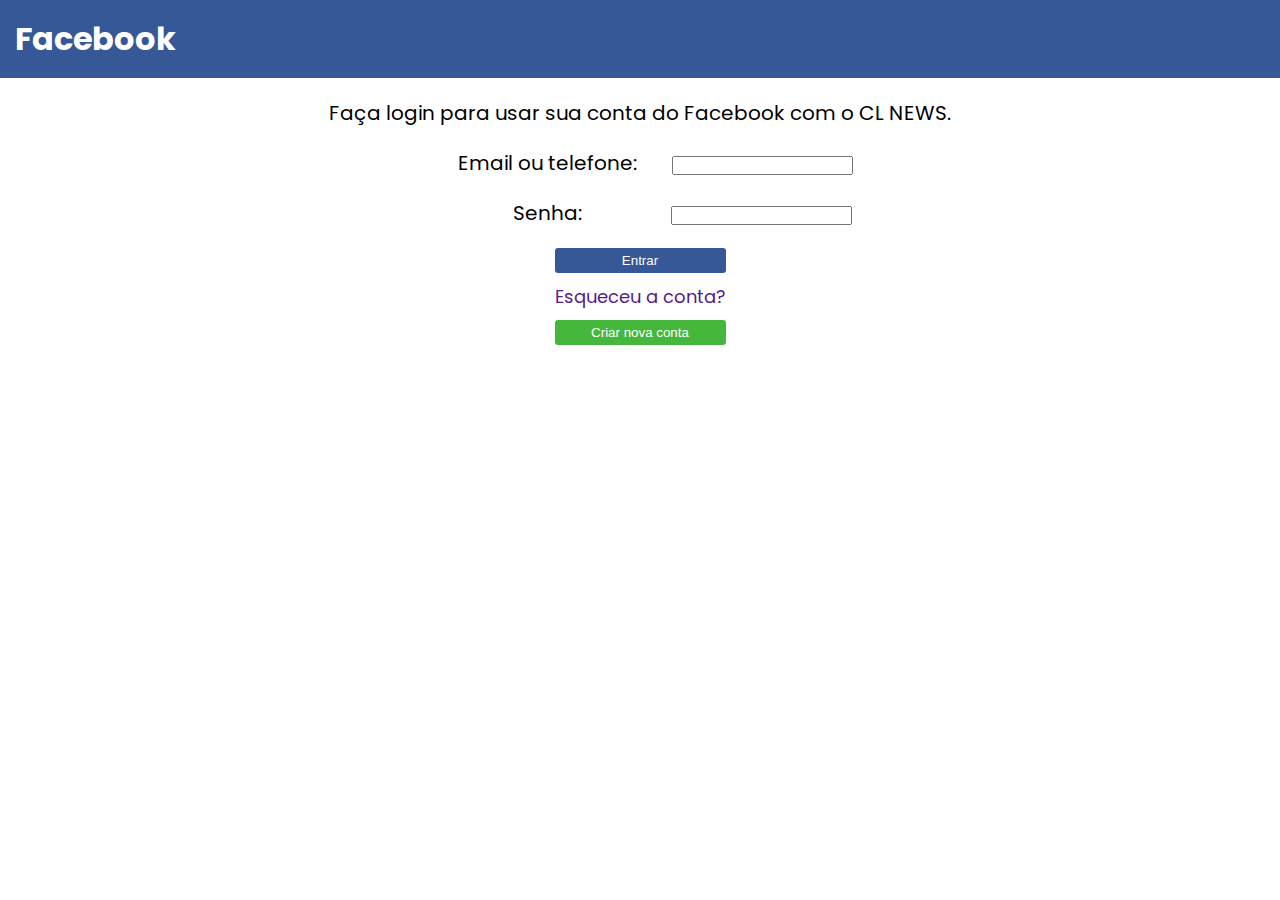
<file: LOGIN/FACEBOOK/facebook.html>
<!DOCTYPE html>
<html lang="en">
<head>
    <meta charset="UTF-8">
    <meta name="viewport" content="width=device-width, initial-scale=1.0">
    <link rel="stylesheet" href="facebook.css">
    <title>Facebook</title>
</head>
<body>
    <div id="divTitle">
        <h1>Facebook</h1>
    </div>
    <div id="divInfos">
        <p>Faça login para usar sua conta do Facebook com o CL NEWS.</p>
        <div id="divEmailTelefone">
            <label>Email ou telefone:</label>
            <input type="text">
        </div>
        <div id="divSenha">
            <label>Senha:</label>
            <input type="password">
        </div>
        <div id="divBotoes">
            <button class="botaoEntrar">Entrar</button>
            <a class="botaoConta" href="">Esqueceu a conta?</a>
            <button class="botaoCriar">Criar nova conta</button>
        </div>
    </div>
</body>
</html>
</file>
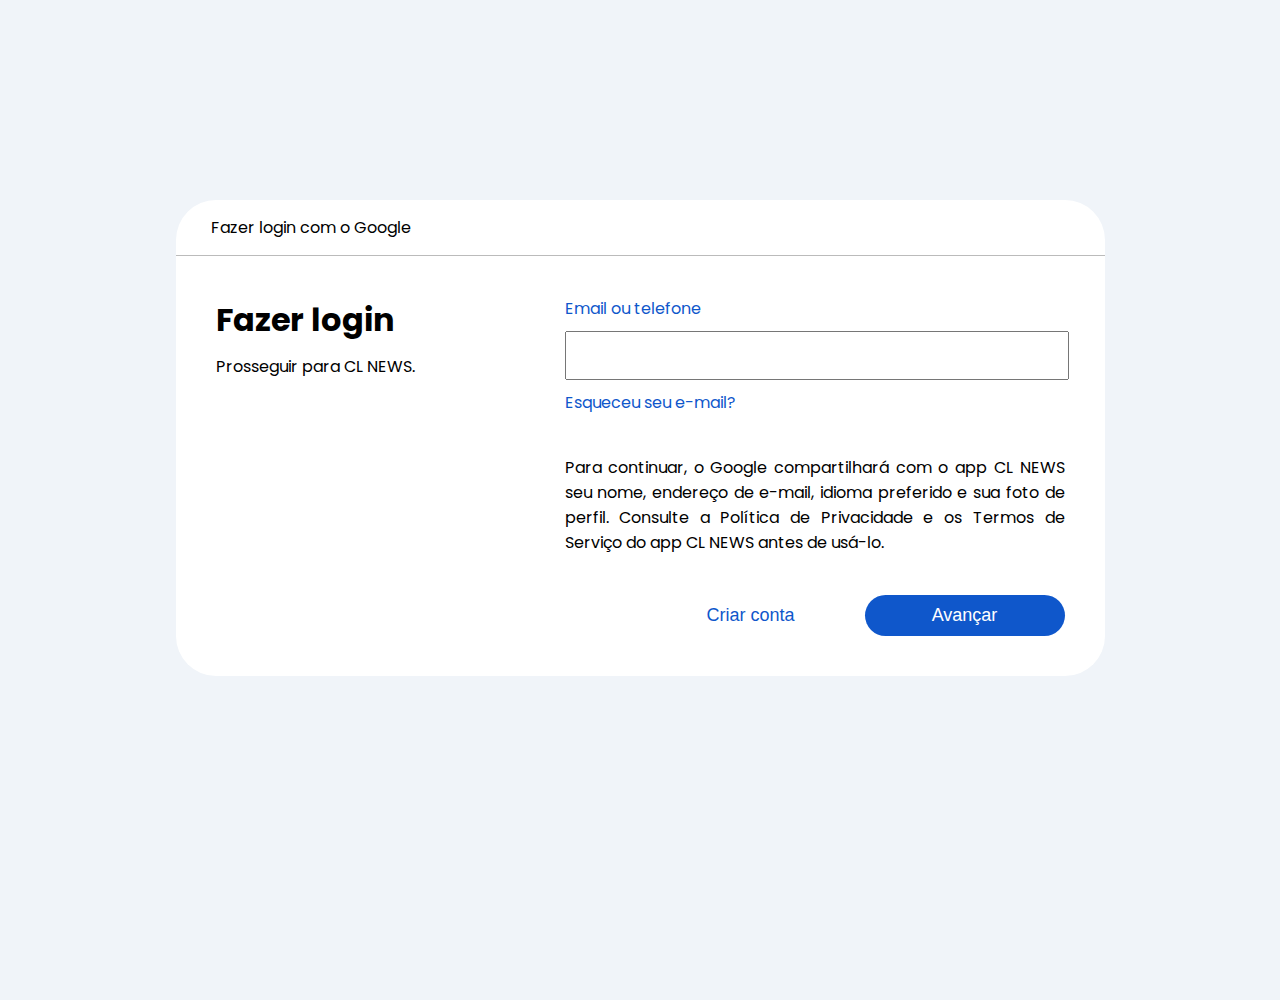
<file: LOGIN/GOOGLE/google.html>
<!DOCTYPE html>
<html lang="en">
<head>
    <meta charset="UTF-8">
    <meta name="viewport" content="width=device-width, initial-scale=1.0">
    <link rel="stylesheet" href="google.css">
    <title>Google</title>
</head>
<body>
    <div id="divContainer">
        <div id="divTitle">
            Fazer login com o Google
        </div>
        <div id="divItens">
            <div id="divLogin">
                <h1>Fazer login</h1>
                <p>Prosseguir para CL NEWS.</p>
            </div>
            <div id="divItens2">
                <div id="divItens3">
                    <label>Email ou telefone</label>
                    <input type="text">
                    <a href="">Esqueceu seu e-mail?</a>
                </div>
                <p>Para continuar, o Google compartilhará com o app CL NEWS seu nome, endereço de e-mail, idioma preferido e sua foto de perfil. Consulte a Política de Privacidade e os Termos de Serviço do app CL NEWS antes de usá-lo.</p>
                <div id="divBotoes">
                    <button id="botaoCriar">Criar conta</button>
                    <button id="botaoAvancar">Avançar</button>
                </div>
            </div>
        </div>
    </div>
</body>
</html>
</file>
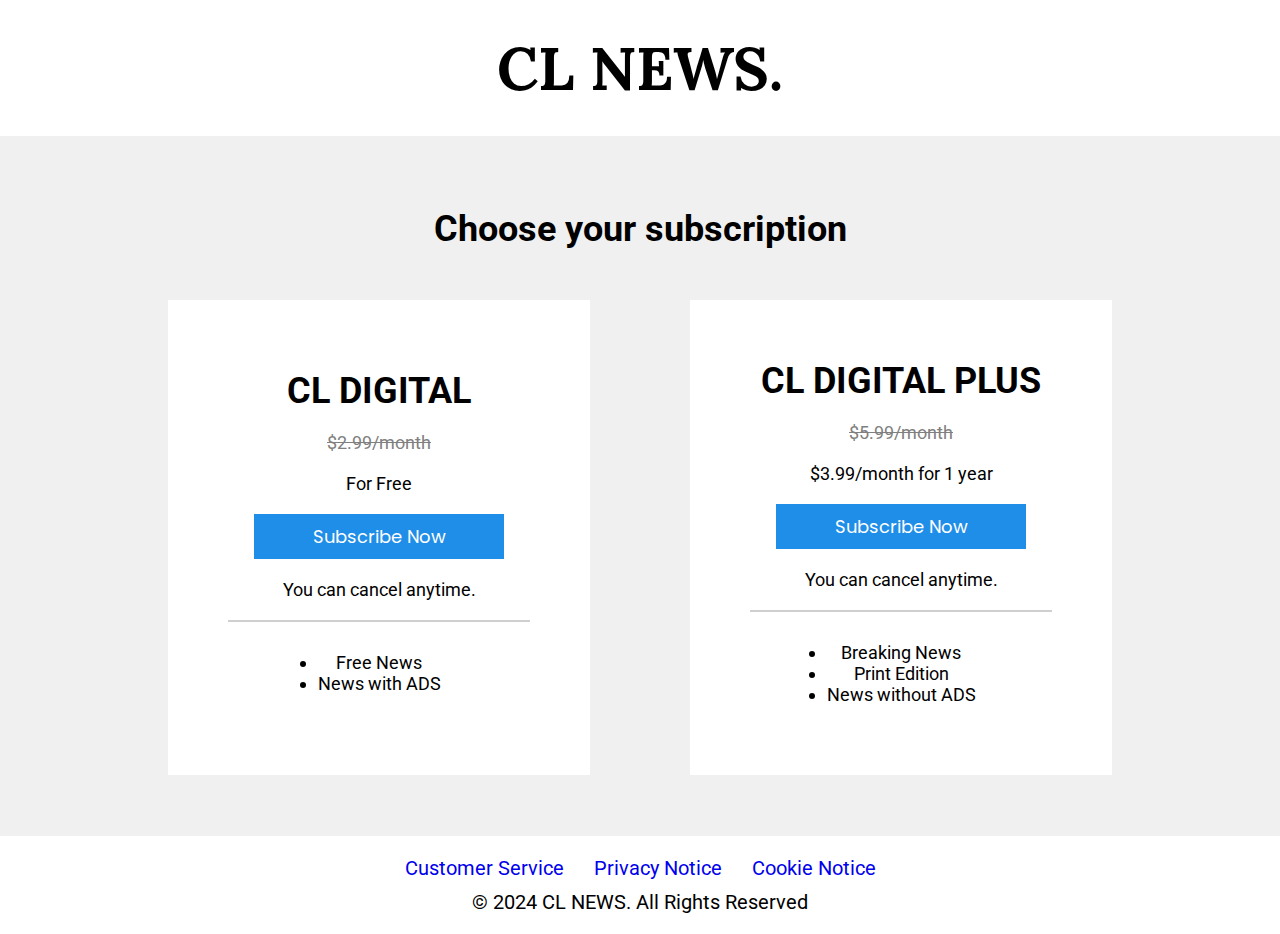
<file: Subscription/Página de Assinatura/assinatura.html>
<!DOCTYPE html>
<html lang="en">
<head>
    <meta charset="UTF-8">
    <meta name="viewport" content="width=device-width, initial-scale=1.0">
    <link rel="stylesheet" href="assinatura.css">
    <title>Subscription</title>
</head>

<header>
    <h1>CL NEWS.</h1>
</header>

<body>
    <div id="container">
        <div id="title">
            <h1>Choose your subscription</h1>
        </div>
        <div id="divSubscriptions">
            <div class="assinaturas">
                <div class="titulos">
                    <h1>CL DIGITAL</h1>
                </div>
                <span class="precosAntigos"><del>$2.99/month</del></span>
                <span class="precosAtuais">For Free</span>
                <a href="../cadastroGratis.html"><button class="buttons">Subscribe Now</button></a>
                <span class="cancelamento">You can cancel anytime.</span>
                <div class="listras"></div>
                <ul class="listas">
                    <li>Free News</li>
                    <li>News with ADS</li>
                </ul>
            </div>
            <div class="assinaturas">
                <div class="titulos">
                    <h1>CL DIGITAL PLUS</h1>
                </div>
                <span class="precosAntigos"><del>$5.99/month</del></span>
                <span class="precosAtuais">$3.99/month for 1 year</span>
                <a href="../cadastroPago.html"><button class="buttons">Subscribe Now</button></a>
                <span class="cancelamento">You can cancel anytime.</span>
                <div class="listras"></div>
                <ul class="listas">
                    <li>Breaking News</li>
                    <li>Print Edition</li>
                    <li>News without ADS</li>
                </ul>
            </div>
        </div>
    </div>
    <div id="divRodape">
        <div id="divItensRodape">
            <a href="https://customercenter.wsj.com/contact?_gl=1*1kq488j*_gcl_au*MTQzOTk0MzY1NC4xNzE4ODI3Mzgw*_ga*MTgzODQ4MjIwMC4xNzE3ODEyMjc2*_ga_K2H7B9JRSS*MTcxODgyNjgwMy4yLjEuMTcxODgyNzY1NS42MC4wLjA.">Customer Service</a>
            <a href="https://www.dowjones.com/privacy-policy/?_gl=1*1kq488j*_gcl_au*MTQzOTk0MzY1NC4xNzE4ODI3Mzgw*_ga*MTgzODQ4MjIwMC4xNzE3ODEyMjc2*_ga_K2H7B9JRSS*MTcxODgyNjgwMy4yLjEuMTcxODgyNzY1NS42MC4wLjA.">Privacy Notice</a>
            <a href="https://www.dowjones.com/cookies-policy/?_gl=1*1kq488j*_gcl_au*MTQzOTk0MzY1NC4xNzE4ODI3Mzgw*_ga*MTgzODQ4MjIwMC4xNzE3ODEyMjc2*_ga_K2H7B9JRSS*MTcxODgyNjgwMy4yLjEuMTcxODgyNzY1NS42MC4wLjA.">Cookie Notice</a>
        </div>
        <span>© 2024 CL NEWS. All Rights Reserved</span>
    </div>
</body>
</html>
</file>
<file: RODAPE/style.css>
@import url('https://fonts.googleapis.com/css2?family=Roboto:ital,wght@0,100;0,300;0,400;0,500;0,700;0,900;1,100;1,300;1,400;1,500;1,700;1,900&display=swap');
@import url('https://fonts.googleapis.com/css2?family=Poppins:ital,wght@0,100;0,200;0,300;0,400;0,500;0,600;0,700;0,800;0,900;1,100;1,200;1,300;1,400;1,500;1,600;1,700;1,800;1,900&display=swap');
@import url('https://fonts.googleapis.com/css2?family=Lora:ital,wght@0,400..700;1,400..700&display=swap');
@import url('https://fonts.googleapis.com/css2?family=Ubuntu:ital,wght@0,300;0,400;0,500;0,700;1,300;1,400;1,500;1,700&display=swap');

#divRodape{
    display: flex;
    flex-direction: column;
    width: 100%;
}

#divIMG{
    width: 200px;
    height: 100px;
}

#RodapeIMG{
    width: 100%;
    height: 100%;
}

#divTitleRodape{
    background-color: rgb(233, 233, 233);
    display: flex;
    flex-direction: row;
    font-family: 'Lora';
    font-size: x-large;
    padding: 10px;
    gap: 35px;
    align-items: center;
}

#divElementosRodape{
    background-color: rgb(244, 244, 244);
    display: flex;
    flex-direction: row;
    gap: 300px;
    align-items: center;
    justify-content: center;
    text-align: center;
    padding: 30px;
    font-family: 'Roboto';
    padding-top: 70px;
}

#divElemento1{
    display: flex;
    flex-direction: column;
    align-items: start;
    justify-content: center;
    text-align: center;
    gap: 10px;
}

#divElemento2{
    display: flex;
    flex-direction: column;
    align-items: start;
    justify-content: center;
    text-align: center;
    gap: 10px;
    border-left: 2px solid rgb(131, 131, 131);
    padding: 30px;
}

#divElemento3{
    display: flex;
    flex-direction: column;
    align-items: start;
    justify-content: center;
    text-align: center;
    gap: 10px;
    border-left: 2px solid rgb(131, 131, 131);
    padding: 30px;
}

#divRodapeFinal{
    background-color: rgb(233, 233, 233);
    display: flex;
    flex-direction: column;
    padding: 30px;
    gap: 30px;
    font-family: 'Ubuntu';
}

#divElemento4{
    display: flex;
    flex-direction: row;
    gap: 40px;
    justify-content: center;
    align-items: center;
    text-align: center;
}

#divElemento4 a{
    text-decoration: none;
    color: black;
}

#divElemento4 a:hover{
    color: gray;
}

#divElemento5{
    display: flex;
    justify-content: center;
    align-items: center;
    text-align: center;
}

#divRedesSociais{
    background-color: rgb(244, 244, 244);
    justify-content: center;
    align-items: center;
    display: flex;
    flex-direction: row;
    gap: 30px;
    padding: 30px;
}

.iconesRedes:hover{
    cursor: pointer;
}
</file>
<file: LOGIN/FORGT/style.css>
@import url('https://fonts.googleapis.com/css2?family=Roboto:ital,wght@0,100;0,300;0,400;0,500;0,700;0,900;1,100;1,300;1,400;1,500;1,700;1,900&display=swap');
@import url('https://fonts.googleapis.com/css2?family=Poppins:ital,wght@0,100;0,200;0,300;0,400;0,500;0,600;0,700;0,800;0,900;1,100;1,200;1,300;1,400;1,500;1,600;1,700;1,800;1,900&display=swap');
@import url('https://fonts.googleapis.com/css2?family=Lora:ital,wght@0,400..700;1,400..700&display=swap');

*{
    margin: 0;
    padding: 0;
}

header{
    display: flex;
    text-align: center;
    justify-content: center;
    align-items: center;
    padding: 20px;
    font-family: 'Lora';
    font-size: x-large;
}

#divContainer{
    display: flex;
    justify-content: center;
    align-items: center;
    text-align: center;
    background-color: rgb(244, 244, 244);
    padding: 30px;
    height: 680px;
}

#divContainer a{
    text-decoration: none;
    color: rgb(9, 116, 179);
}

#divContainer2{
    display: flex;
    flex-direction: column;
    background-color: white;
    justify-content: center;
    align-items: center;
    text-align: center;
    padding: 40px;
    gap: 40px;
    width: 500px;
}

#divElementos{
    display: flex;
    flex-direction: column;
    gap: 30px;
    font-family: 'Roboto';
}

#divElementos input{
    padding: 10px;
    outline: none;
}

#divElementos button{
    padding: 10px;
    border: none;
    background-color: rgb(9, 116, 179);
    color: white;
    transition: 0.3s;
    font-family: 'Poppins';
    font-size: large;
}

#divElementos button:hover{
    cursor: pointer;
    background-color: rgb(5, 84, 129);
}

#divElementos2{
    display: flex;
    flex-direction: column;
    font-family: 'Roboto';
    gap: 5px;
    border-top: 1px solid rgb(219, 219, 219);
    border-bottom: 1px solid rgb(218, 218, 218);
    padding: 20px;
    width: 520px;
}

#divElementos3{
    display: flex;
    flex-direction: column;
    font-family: 'Roboto';
}

#divRodape{
    display: flex;
    flex-direction: column;
    justify-content: center;
    align-items: center;
    text-align: center;
    gap: 20px;
    padding: 20px;
}

#divRodape a{
    text-decoration: none;
    color: gray;
}

#divElementos4{
    display: flex;
    flex-direction: row;
    gap: 30px;
    font-family: 'Roboto';
}

#divElementos5{
    font-family: 'Roboto';
}
</file>
<file: WSJ.css>
@import url('https://fonts.googleapis.com/css2?family=Roboto:ital,wght@0,100;0,300;0,400;0,500;0,700;0,900;1,100;1,300;1,400;1,500;1,700;1,900&display=swap');
@import url('https://fonts.googleapis.com/css2?family=Poppins:ital,wght@0,100;0,200;0,300;0,400;0,500;0,600;0,700;0,800;0,900;1,100;1,200;1,300;1,400;1,500;1,600;1,700;1,800;1,900&display=swap');
@import url('https://fonts.googleapis.com/css2?family=Lora:ital,wght@0,400..700;1,400..700&display=swap');

*{
    top: 0;
    left: 0;
}

body{
    display: flex;
    flex-direction: column;
    align-items: center;
    justify-content: center;
    overflow-x: hidden;
}

#imgPrincipal{
    width: 100%;
}

#divTitle{
    font-family: 'Lora';
    font-size: 30px;
    height: 140px;
}

#divTitle a{
    text-decoration: none;
    font-family: 'Poppins';
    position: relative;
    font-size: 20px;
    left: 500px;
    top: -100px;
}

.botoes_login{
    border: solid 0.5px black;
    padding: 7px;
    background-color: white;
    color: black;
}

.botoes_subs{
    border: solid 0.5px black;
    padding: 7px;
    background-color: rgb(2, 116, 182);
    color: white;
}

#divNav{
    padding: 10px;
}

.botoesNAV{
    font-family: 'Roboto';
    font-size: 16px;
    border: none;
    background-color: white;
}

.botoesNAV:hover{
    cursor: pointer;
    font-weight: bold;
}

#divContainer{
    display: flex;
    flex-direction: row;
    width: 1300px;
}

#divContainer2{
    display: flex;
    flex-direction: row;
    width: 1300px;
}

#divConteudo1{
    width: 400px;
}

#divConteudo2{
    display: flex;
    flex-direction: column;
    width: 1200px;
}

#divNoticia1{
    border-top: 1px solid grey;
    padding: 13px;
    font-family: 'Poppins';
    font-size: 13px;
    display: flex;
    flex-direction: column;
}

#divNoticia1 h1 {
    text-align: center;
}

#divNoticia1 span {
    font-family: 'Roboto';
    font-size: 20px;
    text-align: justify;
}

#divNoticia2{
    display: flex;
    flex-direction: column;
}

#divConteudo3{
    display: flex;
    flex-direction: row;
}

#divConteudo4{
    width: 400px;
}

#divConteudo5{
    width: 1040px;
}

#divConteudo6{
    width: 400px;
}

.divItens{
    padding: 10px;
    border-top: 1px solid grey;
    border-right: 1px solid grey;
    text-align: left;
}

.divItens2{
    padding: 10px;
    text-align: center;
    border-top: 1px solid grey;
    width: 80%;
}

.divItens3{
    border-top: 1px solid grey;
    border-left: 1px solid grey;
    padding: 10px;
    text-align: right;
}

.divItens4{
    border-top: 1px solid grey;
    padding: 10px;
    text-align: center;
}

.divItens5{
    width: 400px;
    padding: 20px;
    display: flex;
    flex-direction: column;
    justify-content: left;
    text-align: left;
}

.divCoisas{
    display: flex;
    flex-direction: row;
    padding: 10px;
}

.titulo{
    font-family: 'Poppins';
    font-size: 30px;
}

.titulo:hover{
    cursor: pointer;
    color: rgb(0, 128, 195);
}

.descricao{
    font-family: 'Roboto';
    font-size: 20px;
}

.imagem{
    width: 100%;
    height: 100%;
    padding: 5px;
}

.divImg{
    width: 600px;
    height: 400px;
}

.rodape{
    background-color: #F4F4F4;
    color: black;
    height: auto;
    width: 100%;
    font-size: 14px;
    font-family: helvetica;
}
.rodape a{
    text-decoration: none;
    color: black;
}
.rodape p{
    margin-bottom: 5px;
}

.rodape span{
    font-size: 20px;
    color: black;
}

.rodape-div{
    display: flex;
    flex-wrap: wrap;
    width:100%;
    margin: auto;
    align-items: stretch;
    padding: 60px 10px 40px 10px;
}
.rodape-div-1, .rodape-div-2, .rodape-div-3, .rodape-div-4{
    display: flex;
    width: calc(100% / 4 - 20px);
    padding: 10px;
}

#logo{
    position: relative;
    width: 180px;
    height: auto;
    text-align: center;
}

#logo_pt1{
    font-size: 40px;
}

.rodape-Logo{
    width: calc(100% - 20px);
    height: auto;
    background-color: #E9E9E9;
    padding: 10px;
    margin: 0px;
    display: flex;
    align-items: center;
    
}
#rodape-Logo2{
    width: calc(100% - 20px);
    background-color: #E9E9E9;
    padding: 15px;
    margin: 0px;
    text-align: center;
    font-size: 20px;
    text-align: left;
    
}

@media (max-width: 768px) {
    .rodape-div-1, .rodape-div-2, .rodape-div-3, .rodape-div-4{
        width: calc(50% - 20px);
        padding: 10px;
    }
    .rodape-div{
        
        justify-content: center;
        align-items: center;
    }
}
.rodape-div-1-coluna{
    margin-left: 140px;
    border-left: solid #E9E9E9;
    padding: 20px;
}

.rodape-div-2-coluna{
    margin-left: 100px;
    border-left: solid #E9E9E9;
    padding: 20px;
}

.rodape-div-3-coluna{
    margin-left: 50px;
    border-left: solid #E9E9E9;
    padding: 20px;
}

.rodape-div-4-coluna{
    margin-left: 0px;
    border-left: solid #E9E9E9;
    padding: 20px;
}

#div_Img_LogoRodape{
    width: 200px;
    height: auto;
}

.rodape-Logo img{
    position: relative;
    width: 180px;
    height: 80px;
}

.rodape-div-1-coluna p :hover{
    color: black;
    font-weight: bold;
    text-decoration: underline;
}
.rodape-div-2-coluna p :hover{
    color: black;
    text-decoration: underline;
    font-weight: bold;
}
.rodape-div-3-coluna p :hover{
    color: black;
    font-weight: bold;
    text-decoration: underline;
}
.rodape-div-4-coluna p :hover{
    color: black;
    font-weight: bold;
    text-decoration: underline;
}

.rodape-direitos{
    width: calc(100% - 20px);
    background-color: #E9E9E9;
    padding: 10px;
    margin: 0px;
    text-align: center;
    font-size: small;
}
#Div_RodapeDireitos_pt1 span{
    font-size: 13px;
    border-left: solid #CCCCCC 1.5px;
    padding: 5px;
    margin-left: 10px;
    text-align: end;
    
}

#Div_RodapeDireitos_pt1{
    width: calc(100% - 20px);
    background-color: #E9E9E9;
    padding: 10px;
    margin: 0px;
    text-align: center;
}

#Div_RodapeDireitos_pt1 :hover{
    color: black;
    font-weight: bold;
}

.div_Icons{
    width: 400px;
    height: 60px;
    align-items: center;
    padding: 15px;
    gap: 40px;
    justify-content: center;
    align-items: center;
    display: flex;
    text-align: center;
    margin-left: 700px;
}

.iconesRedes{
    cursor: pointer;
}
</file>
<file: FINANCE/finance.css>
@import url('https://fonts.googleapis.com/css2?family=Roboto:ital,wght@0,100;0,300;0,400;0,500;0,700;0,900;1,100;1,300;1,400;1,500;1,700;1,900&display=swap');
@import url('https://fonts.googleapis.com/css2?family=Poppins:ital,wght@0,100;0,200;0,300;0,400;0,500;0,600;0,700;0,800;0,900;1,100;1,200;1,300;1,400;1,500;1,600;1,700;1,800;1,900&display=swap');
@import url('https://fonts.googleapis.com/css2?family=Lora:ital,wght@0,400..700;1,400..700&display=swap');

*{
    top: 0;
    left: 0;
}

body{
    display: flex;
    flex-direction: column;
    align-items: center;
    justify-content: center;
    overflow-x: hidden;
}

#divTitle{
    font-family: 'Lora';
    font-size: 30px;
    height: 140px;
}

#divTitle a{
    text-decoration: none;
    font-family: 'Poppins';
    position: relative;
    font-size: 20px;
    left: 500px;
    top: -100px;
}

.botoes_login{
    border: solid 0.5px black;
    padding: 7px;
    background-color: white;
    color: black;
}

.botoes_subs{
    border: solid 0.5px black;
    padding: 7px;
    background-color: rgb(2, 116, 182);
    color: white;
}

#divNav{
    padding: 10px;
}

.botoesNAV{
    font-family: 'Roboto';
    font-size: 16px;
    border: none;
    background-color: white;
}

.botoesNAV:hover{
    cursor: pointer;
    font-weight: bold;
}

#divTitulo{
    font-family: 'Poppins';
    font-size: 25px;
    border-top: solid 1px black;
    border-bottom: solid 1px black;
    width: 70%;
    text-align: center;
}

#divContainer{
    display: flex;
    flex-direction: column;
    padding: 30px;
    gap: 20px;
}

.divCoisas{
    display: flex;
    flex-direction: row;
}

.divImg{
    width: 500px;
    height: 320px;
}

.imagem{
    width: 100%;
    height: 100%;
}

.divItens{
    padding: 10px;
    padding-top: 30px;
    display: flex;
    flex-direction: column;
    align-items: center;
    text-align: center;
    height: 300px;
    width: 700px;
}

.titulo{
    font-family: 'Poppins';
    font-size: 23px;
}

.titulo:hover{
    cursor: pointer;
    color: rgb(0, 128, 195);
}

.descricao{
    font-family: 'Roboto';
    font-size: 16px;
}

.botaoVoz{
    border: solid 1px black;
    border-radius: 30px;
    background-color: rgb(246, 246, 246);
    display: flex;
    position: relative;
    left: -310px;
    top: 30px;
    font-size: 20px;
}

.botaoVoz:hover{
    cursor: pointer;
    background-color: rgb(232, 232, 232);
}
</file>
<file: LOGIN/login.css>
@import url('https://fonts.googleapis.com/css2?family=Poppins:ital,wght@0,100;0,200;0,300;0,400;0,500;0,600;0,700;0,800;0,900;1,100;1,200;1,300;1,400;1,500;1,600;1,700;1,800;1,900&display=swap');
@import url('https://fonts.googleapis.com/css2?family=Merriweather:ital,wght@0,300;0,400;0,700;0,900;1,300;1,400;1,700;1,900&family=Playwrite+NL:wght@100..400&family=Poppins:ital,wght@0,100;0,200;0,300;0,400;0,500;0,600;0,700;0,800;0,900;1,100;1,200;1,300;1,400;1,500;1,600;1,700;1,800;1,900&display=swap');

*{
    margin: 0;
    padding: 0;
}

body{
    display: flex;
    flex-direction: column;
    overflow: hidden;
}

#divTitle{
    text-align: center;
    justify-content: center;
    display: flex;
    align-items: center;
    font-family: 'Merriweather';
    background-color: white;
    width: 100%;
    height: 120px;
    box-shadow: 1px 1px 10px rgba(0, 0, 0, 0.259);
    z-index: 3;
    font-size: 30px;
}

#divTitle a{
    text-decoration: none;
    color: black;
}

#divInfos{
    font-size: 20px;
    display: flex;
    flex-direction: column;
    width: 600px;
    height: 900px;
    text-align: center;
    align-items: center;
    gap: 18px;
    padding: 170px;
    font-family: 'Poppins';
    padding-top: 70px;
    box-shadow: 1px 1px 10px rgba(0, 0, 0, 0.259);
    z-index: 2;
}

#divInfos a{
    text-decoration: none;
    color: rgb(110, 142, 216);
}

.LogInButton{
    border: 1px solid black;
    background-color: white;
    font-family: 'Poppins';
    font-weight: bold;
    padding: 10px;
    width: 380px;
    transition: 0.7s;
    font-size: 20px;
}

.LogInButton:hover{
    cursor: pointer;
    background-color: rgba(150, 166, 181, 0.344);
}

#ContinueButton{
    font-family: 'Poppins';
    font-weight: bold;
    border: 1px solid black;
    background-color: rgb(9, 116, 179);
    padding: 10px;
    width: 380px;
    font-size: 20px;
    color: white;
}

#ContinueButton:hover{
    cursor: pointer;
}

.inputs{
    width: 375px;
    height: 35px;
    font-size: 20px;
}

#divFODA{
    display: flex;
    flex-direction: row;
}

#divIMG{
    background-image: url(IMGS/Journal.jpg);
}

#divRodape{
    display: flex;
    flex-direction: column;
    align-items: center;
    justify-content: center;
    text-align: center;
}

#divConteudo1{
    display: flex;
    flex-direction: row;
    font-size: 13px;
    gap: 30px;
}

#divConteudo2{
    font-size: 12px;
}
</file>
<file: Paginas em Construção/construcao.css>
#container{
    align-items: center;
    justify-content: center;
text-align: center;
}


#meio{
    align-items: center;
    justify-content: center;
}

#imagem_gato{
    width: 900px;
    height: 600px;
}

#site_construcao{
    font-size: 50px;
}
#volte_depois{
    font-size: 50px;
}
#obrigado{
    font-size: 50px;
}
</file>
<file: POLITICS/politics.css>
@import url('https://fonts.googleapis.com/css2?family=Roboto:ital,wght@0,100;0,300;0,400;0,500;0,700;0,900;1,100;1,300;1,400;1,500;1,700;1,900&display=swap');
@import url('https://fonts.googleapis.com/css2?family=Poppins:ital,wght@0,100;0,200;0,300;0,400;0,500;0,600;0,700;0,800;0,900;1,100;1,200;1,300;1,400;1,500;1,600;1,700;1,800;1,900&display=swap');
@import url('https://fonts.googleapis.com/css2?family=Lora:ital,wght@0,400..700;1,400..700&display=swap');

*{
    top: 0;
    left: 0;
}

body{
    display: flex;
    flex-direction: column;
    align-items: center;
    justify-content: center;
    overflow-x: hidden;
}

#divTitle{
    font-family: 'Lora';
    font-size: 30px;
    height: 140px;
}

#divTitle a{
    text-decoration: none;
    font-family: 'Poppins';
    position: relative;
    font-size: 20px;
    left: 500px;
    top: -100px;
}

.botoes_login{
    border: solid 0.5px black;
    padding: 7px;
    background-color: white;
    color: black;
}

.botoes_subs{
    border: solid 0.5px black;
    padding: 7px;
    background-color: rgb(2, 116, 182);
    color: white;
}

#divNav{
    padding: 10px;
}

.botoesNAV{
    font-family: 'Roboto';
    font-size: 16px;
    border: none;
    background-color: white;
}

.botoesNAV:hover{
    cursor: pointer;
    font-weight: bold;
}

#divTitulo{
    font-family: 'Poppins';
    font-size: 25px;
    border-top: solid 1px black;
    border-bottom: solid 1px black;
    width: 70%;
    text-align: center;
}

#divContainer{
    display: flex;
    flex-direction: column;
    padding: 30px;
    gap: 20px;
}

.divCoisas{
    display: flex;
    flex-direction: row;
}

.divImg{
    width: 500px;
    height: 320px;
}

.imagem{
    width: 100%;
    height: 100%;
}

.divItens{
    padding: 10px;
    padding-top: 30px;
    display: flex;
    flex-direction: column;
    align-items: center;
    text-align: center;
    height: 300px;
    width: 700px;
}

.titulo{
    font-family: 'Poppins';
    font-size: 23px;
}

.titulo:hover{
    cursor: pointer;
    color: rgb(0, 128, 195);
}

.descricao{
    font-family: 'Roboto';
    font-size: 16px;
}

.botaoVoz{
    border: solid 1px black;
    border-radius: 30px;
    background-color: rgb(246, 246, 246);
    display: flex;
    position: relative;
    left: -310px;
    top: 30px;
    font-size: 20px;
}

.botaoVoz:hover{
    cursor: pointer;
    background-color: rgb(232, 232, 232);
}
</file>
<file: Subscription/cadastroPago.css>
@import url('https://fonts.googleapis.com/css2?family=Roboto:ital,wght@0,100;0,300;0,400;0,500;0,700;0,900;1,100;1,300;1,400;1,500;1,700;1,900&display=swap');
@import url('https://fonts.googleapis.com/css2?family=Poppins:ital,wght@0,100;0,200;0,300;0,400;0,500;0,600;0,700;0,800;0,900;1,100;1,200;1,300;1,400;1,500;1,600;1,700;1,800;1,900&display=swap');
@import url('https://fonts.googleapis.com/css2?family=Lora:ital,wght@0,400..700;1,400..700&display=swap');
@import url('https://fonts.googleapis.com/css2?family=Ubuntu:ital,wght@0,300;0,400;0,500;0,700;1,300;1,400;1,500;1,700&display=swap');

*{
    margin: 0px;
    padding: 0px;
    overflow: hidden;
}

header{
    text-align: center;
    padding: 30px;
    font-family: 'Lora';
    font-size: 30px;
}

header a{
    text-decoration: none;
    color: black;
}

#container{
    display: flex;
    flex-direction: row;
    justify-content: center;
    height: 800px;
    padding: 80px;
    gap: 20px;
    background-color: rgb(244, 244, 244);
}

.informations{
    padding-top: 60px;
    display: flex;
    flex-direction: column;
    gap: 27px;
}

#dadosPessoais{
    display: block;
    flex-direction: column;
    padding: 20px;
    width: 500px;
    height: 500px;
    font-family: 'Ubuntu';
    padding-top: 40px;
    background-color: white;
}

.inputPessoais{
    display: flex;
    flex-direction: column;
    justify-content: center;
    align-items: center;
    padding: 15px;
    border: white solid 1px;
    outline: none;
    background-color: rgb(238, 238, 238);
    font-size: large;
    -webkit-appearance: none;
}

.inputPessoais:focus{
    border: blue 1px solid;
    outline: none;
}

.error{
    display: flex;
    flex-direction: column;
    justify-content: center;
    align-items: center;
    padding: 15px;
    border: rgb(183, 25, 25) 1px solid;
    background-color: rgb(238, 238, 238);
    font-size: large;
}

#botaoContinue{
    padding: 10px;
    background-color: rgb(9, 116, 179);
    color: white;
    font-size: 18px;
    border: none;
    font-family: 'Roboto';
}

#botaoContinue:hover{
    cursor: pointer;
    background-color: rgb(5, 84, 129);
}

#dadosContatos{
    display: none;
    flex-direction: column;
    padding: 20px;
    width: 500px;
    height: 500px;
    font-family: 'Ubuntu';
    padding-top: 40px;
    background-color: white;
}
    
.inputContatos{
    display: flex;
    flex-direction: column;
    justify-content: center;
    align-items: center;
    padding: 15px;
    border: none;
    background-color: rgb(238, 238, 238);
    font-size: large;
    outline: none;
    -webkit-appearance: none;
}

.inputContatos:focus{
    border: 1px solid blue;
    outline: none;
    -webkit-appearance: none;
}

#botaoContatos{
    padding: 10px;
    background-color: rgb(9, 116, 179);
    color: white;
    font-size: 18px;
    border: none;
    font-family: 'Roboto';
}

#botaoContatos:hover{
    cursor: pointer;
    background-color: rgb(5, 84, 129);
}

#divPayment{
    display: none;
    flex-direction: column;
    padding: 20px;
    width: 500px;
    height: 500px;
    font-family: 'Ubuntu';
    padding-top: 40px;
    background-color: white;
}

.inputPayment{
    display: flex;
    flex-direction: column;
    justify-content: center;
    align-items: center;
    padding: 15px;
    border: none;
    background-color: rgb(238, 238, 238);
    font-size: large;
    outline: none;
    -webkit-appearance: none;
}

.inputPayment:focus{
    border: 1px solid blue;
    outline: none;
    -webkit-appearance: none;
}

.inputPayment::-webkit-inner-spin-button{
    appearance: none;
}

#botaoPayment{
    padding: 10px;
    background-color: rgb(9, 116, 179);
    color: white;
    font-size: 18px;
    border: none;
    font-family: 'Roboto';
}

#botaoPayment:hover{
    cursor: pointer;
    background-color: rgb(5, 84, 129);
}

.labelPayment{
    display: flex;
    position: relative;
    left: -100px;
    width: 200px;
    font-size: 15px;
    font-family: Arial, Helvetica, sans-serif;
}
</file>
<file: TECH/tech.css>
@import url('https://fonts.googleapis.com/css2?family=Roboto:ital,wght@0,100;0,300;0,400;0,500;0,700;0,900;1,100;1,300;1,400;1,500;1,700;1,900&display=swap');
@import url('https://fonts.googleapis.com/css2?family=Poppins:ital,wght@0,100;0,200;0,300;0,400;0,500;0,600;0,700;0,800;0,900;1,100;1,200;1,300;1,400;1,500;1,600;1,700;1,800;1,900&display=swap');
@import url('https://fonts.googleapis.com/css2?family=Lora:ital,wght@0,400..700;1,400..700&display=swap');

*{
    top: 0;
    left: 0;
}

body{
    display: flex;
    flex-direction: column;
    align-items: center;
    justify-content: center;
    overflow-x: hidden;
}

#divTitle{
    font-family: 'Lora';
    font-size: 30px;
    height: 140px;
}

#divTitle a{
    text-decoration: none;
    font-family: 'Poppins';
    position: relative;
    font-size: 20px;
    left: 500px;
    top: -100px;
}

.botoes_login{
    border: solid 0.5px black;
    padding: 7px;
    background-color: white;
    color: black;
}

.botoes_subs{
    border: solid 0.5px black;
    padding: 7px;
    background-color: rgb(2, 116, 182);
    color: white;
}

#divNav{
    padding: 10px;
}

.botoesNAV{
    font-family: 'Roboto';
    font-size: 16px;
    border: none;
    background-color: white;
}

.botoesNAV:hover{
    cursor: pointer;
    font-weight: bold;
}

#divTitulo{
    font-family: 'Poppins';
    font-size: 25px;
    border-top: solid 1px black;
    border-bottom: solid 1px black;
    width: 70%;
    text-align: center;
}

#divContainer{
    display: flex;
    flex-direction: column;
    padding: 30px;
    gap: 20px;
}

.divCoisas{
    display: flex;
    flex-direction: row;
}

.divImg{
    width: 500px;
    height: 320px;
}

.imagem{
    width: 100%;
    height: 100%;
}

.divItens{
    padding: 10px;
    padding-top: 20px;
    display: flex;
    flex-direction: column;
    align-items: center;
    text-align: center;
    height: 300px;
    width: 700px;
}

.titulo{
    font-family: 'Poppins';
    font-size: 23px;
}

.titulo:hover{
    cursor: pointer;
    color: rgb(0, 128, 195);
}

.descricao{
    font-family: 'Roboto';
    font-size: 16px;
}

.botaoVoz{
    border: solid 1px black;
    border-radius: 30px;
    background-color: rgb(246, 246, 246);
    display: flex;
    position: relative;
    left: -310px;
    top: 30px;
    font-size: 20px;
}

.botaoVoz:hover{
    cursor: pointer;
    background-color: rgb(232, 232, 232);
}
</file>
<file: LOGIN/APPLE/apple.css>
@import url('https://fonts.googleapis.com/css2?family=Poppins:ital,wght@0,100;0,200;0,300;0,400;0,500;0,600;0,700;0,800;0,900;1,100;1,200;1,300;1,400;1,500;1,600;1,700;1,800;1,900&display=swap');

*{
    margin: 0;
    padding: 0;
    overflow: hidden;
}

body{
    overflow-x: hidden;
    display: flex;
    flex-direction: column;
}

#divContainer{
    display: flex;
    flex-direction: column;
    text-align: center;
    justify-content: center;
    align-items: center;
    gap: 40px;
    font-family: 'Poppins';
}

#divTitle{
    display: flex;
    flex-direction: row;
    padding: 10px;
    gap: 500px;
    border-bottom: solid 1px grey;
}

#divTitle p{
    padding: 10px;
    transition: 1s;
}

#divTitle p:hover{
    cursor: pointer;
    color: rgb(9, 122, 250);
}

#divConteudo{
    display: flex;
    flex-direction: column;
    gap: 20px;
    width: 590px;
    height: 600px;
    align-items: center;
    padding-bottom: 120px;
}

#divConteudo span{
    padding-top: 20px;
}

#divConteudo input{
    height: 30px;
    width: 530px;
    padding: 10px;
}

#divConteudo a{
    color: rgb(9, 122, 250);
    text-decoration: none;
}

#dados{
    color: rgb(9, 122, 250);
}

#dados:hover{
    cursor: pointer;
}

#divRodape{
    width: 3000px;
    padding: 20px;
    background-color: rgb(245, 245, 247);
}

#divConteudo img{
    width: 25%;
    height: 25%;
    border-radius: 10px;
    box-shadow: 5px 5px 10px;
}
</file>
<file: LOGIN/FACEBOOK/facebook.css>
@import url('https://fonts.googleapis.com/css2?family=Poppins:ital,wght@0,100;0,200;0,300;0,400;0,500;0,600;0,700;0,800;0,900;1,100;1,200;1,300;1,400;1,500;1,600;1,700;1,800;1,900&display=swap');

*{
    margin: 0;
    padding: 0;
}

body{
    display: flex;
    flex-direction: column;
    overflow: hidden;
}

#divTitle{
    background-color: rgb(55, 88, 150);
    color: white;
    padding: 15px;
    font-family: 'Poppins';
}

#divInfos{
    display: flex;
    flex-direction: column;
    justify-content: center;
    align-items: center;
    text-align: center;
    font-size: 20px;
    padding: 20px;
    gap: 20px;
    font-family: 'Poppins';
}

#divEmailTelefone label{
    padding: 30px;
}

#divSenha label{
    padding: 84px;
}

#divBotoes{
    display: flex;
    flex-direction: column;
    gap: 10px;
}

.botaoEntrar{
    border: none;
    background-color: rgb(55, 88, 150);
    color: white;
    padding: 5px;
    border-radius: 3px;
}

.botaoEntrar:hover{
    cursor: pointer;
}

.botaoConta{
    font-size: 18px;
    text-decoration: none;
}

.botaoCriar{
    color: white;
    background-color: rgb(69, 183, 60);
    border: none;
    padding: 5px;
    border-radius: 3px;
}

.botaoCriar:hover{
    cursor: pointer;
}
</file>
<file: LOGIN/GOOGLE/google.css>
@import url('https://fonts.googleapis.com/css2?family=Poppins:ital,wght@0,100;0,200;0,300;0,400;0,500;0,600;0,700;0,800;0,900;1,100;1,200;1,300;1,400;1,500;1,600;1,700;1,800;1,900&display=swap');

*{
    margin: 0;
    padding: 0;
}

body{
    display: flex;
    flex-direction: column;
    text-align: center;
    justify-content: center;
    align-items: center;
    background-color: rgb(240, 244, 249);
    font-family: 'Poppins';
    overflow: hidden;
}

#divTitle{
    border-top-left-radius: 40px;
    border-top-right-radius: 40px;
    background-color: white;
    padding: 15px;
    text-align: start;
    padding-left: 35px;
    border-bottom: 1px solid rgb(187, 187, 187);
}

#divContainer{
    margin-top: 200px;
    height: 800px;
}

#divItens{
    display: flex;
    flex-direction: row;
    gap: 150px;
    background-color: white;
    border-bottom-left-radius: 40px;
    border-bottom-right-radius: 40px;
    padding: 40px;
}

#divLogin{
    display: flex;
    flex-direction: column;
    gap: 10px;
    text-align: start;
}

#divItens2{
    display: flex;
    flex-direction: column;
    width: 500px;
    gap: 40px;
}

#divItens2 label{
    color: rgb(15, 87, 203);
}

#divItens2 a{
    color: rgb(15, 87, 203);
    text-decoration: none;
}

#divItens2 p{
    text-align: justify;
}

#divItens3{
    display: flex;
    flex-direction: column;
    justify-content: start;
    align-items: start;
    gap: 10px;
}

#divItens3 input{
    width: 500px;
    height: 45px;
}

#divBotoes{
    display: flex;
    flex-direction: row;
    gap: 70px;
    justify-content: end;
}

#divBotoes button:hover{
    cursor: pointer;
}

#botaoCriar{
    color: rgb(15, 87, 203);
    background-color: white;
    border: none;
    font-size: 18px;
}

#botaoAvancar{
    color: white;
    background-color: rgb(15, 87, 203);
    font-size: 18px;
    border-radius: 30px;
    border: none;
    padding: 10px;
    width: 200px;
}
</file>
<file: Subscription/Página de Assinatura/assinatura.css>
@import url('https://fonts.googleapis.com/css2?family=Roboto:ital,wght@0,100;0,300;0,400;0,500;0,700;0,900;1,100;1,300;1,400;1,500;1,700;1,900&display=swap');
@import url('https://fonts.googleapis.com/css2?family=Poppins:ital,wght@0,100;0,200;0,300;0,400;0,500;0,600;0,700;0,800;0,900;1,100;1,200;1,300;1,400;1,500;1,600;1,700;1,800;1,900&display=swap');
@import url('https://fonts.googleapis.com/css2?family=Lora:ital,wght@0,400..700;1,400..700&display=swap');
@import url('https://fonts.googleapis.com/css2?family=Ubuntu:ital,wght@0,300;0,400;0,500;0,700;1,300;1,400;1,500;1,700&display=swap');

*{
    margin: 0px;
    padding: 0px;
}

header{
    text-align: center;
    padding: 30px;
    font-family: 'Lora';
    font-size: 30px;
}

#title{
    padding: 30px;
    font-family: 'Roboto';
}

#container{
    font-size: large;
    display: flex;
    flex-direction: column;
    align-items: center;
    text-align: center;
    justify-content: center;
    background-color: rgb(240, 240, 240);
    height: 700px;
}

#divSubscriptions{
    display: flex;
    flex-direction: row;
    gap: 100px;
    padding: 20px;
}

.assinaturas{
    display: flex;
    justify-content: center;
    text-align: center;
    align-items: center;
    flex-direction: column;
    background-color: white;
    gap: 20px;
    padding: 60px;
    font-family: 'Roboto';
}

.listras{
    border: solid 1px rgba(128, 128, 128, 0.382);
    width: 300px;
}

.buttons{
    width: 250px;
    height: 45px;
    background-color: rgb(31, 142, 232);
    color: white;
    align-items: center;
    justify-content: center;
    border: none;
    font-family: 'Poppins';
    font-size: large;
}

.buttons:hover{
    cursor: pointer;
    background-color: rgb(0, 85, 155);
}

.precosAntigos{
    color: rgb(128, 128, 128);
}

.listas{
    padding: 10px;
}

a{
    text-decoration: none;
}

#divRodape{
    display: flex;
    flex-direction: column;
    justify-content: center;
    align-items: center;
    text-align: center;
    padding: 20px;
    gap: 10px;
    font-size: 20px;
    font-family: 'Roboto';
}

#divItensRodape{
    display: flex;
    flex-direction: row;
    gap: 30px;
    font-size: 20px;
}
</file>
